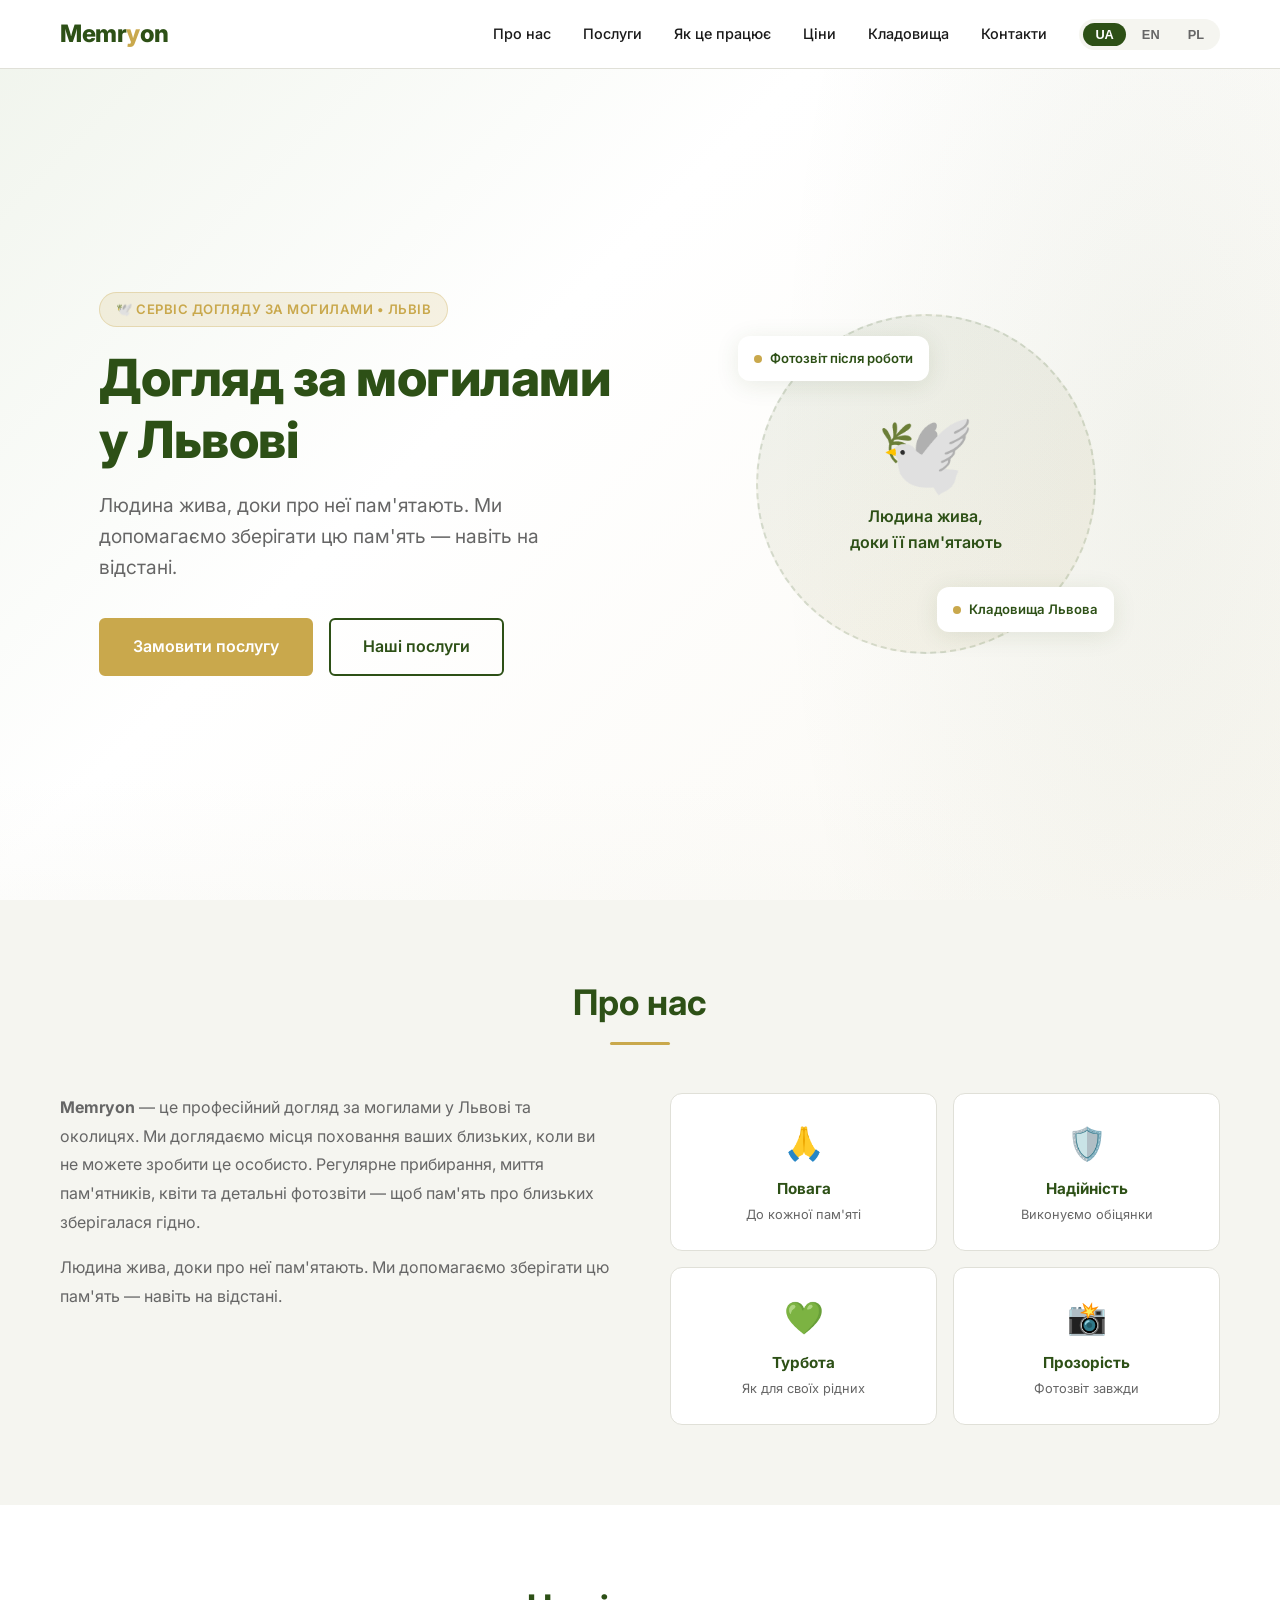
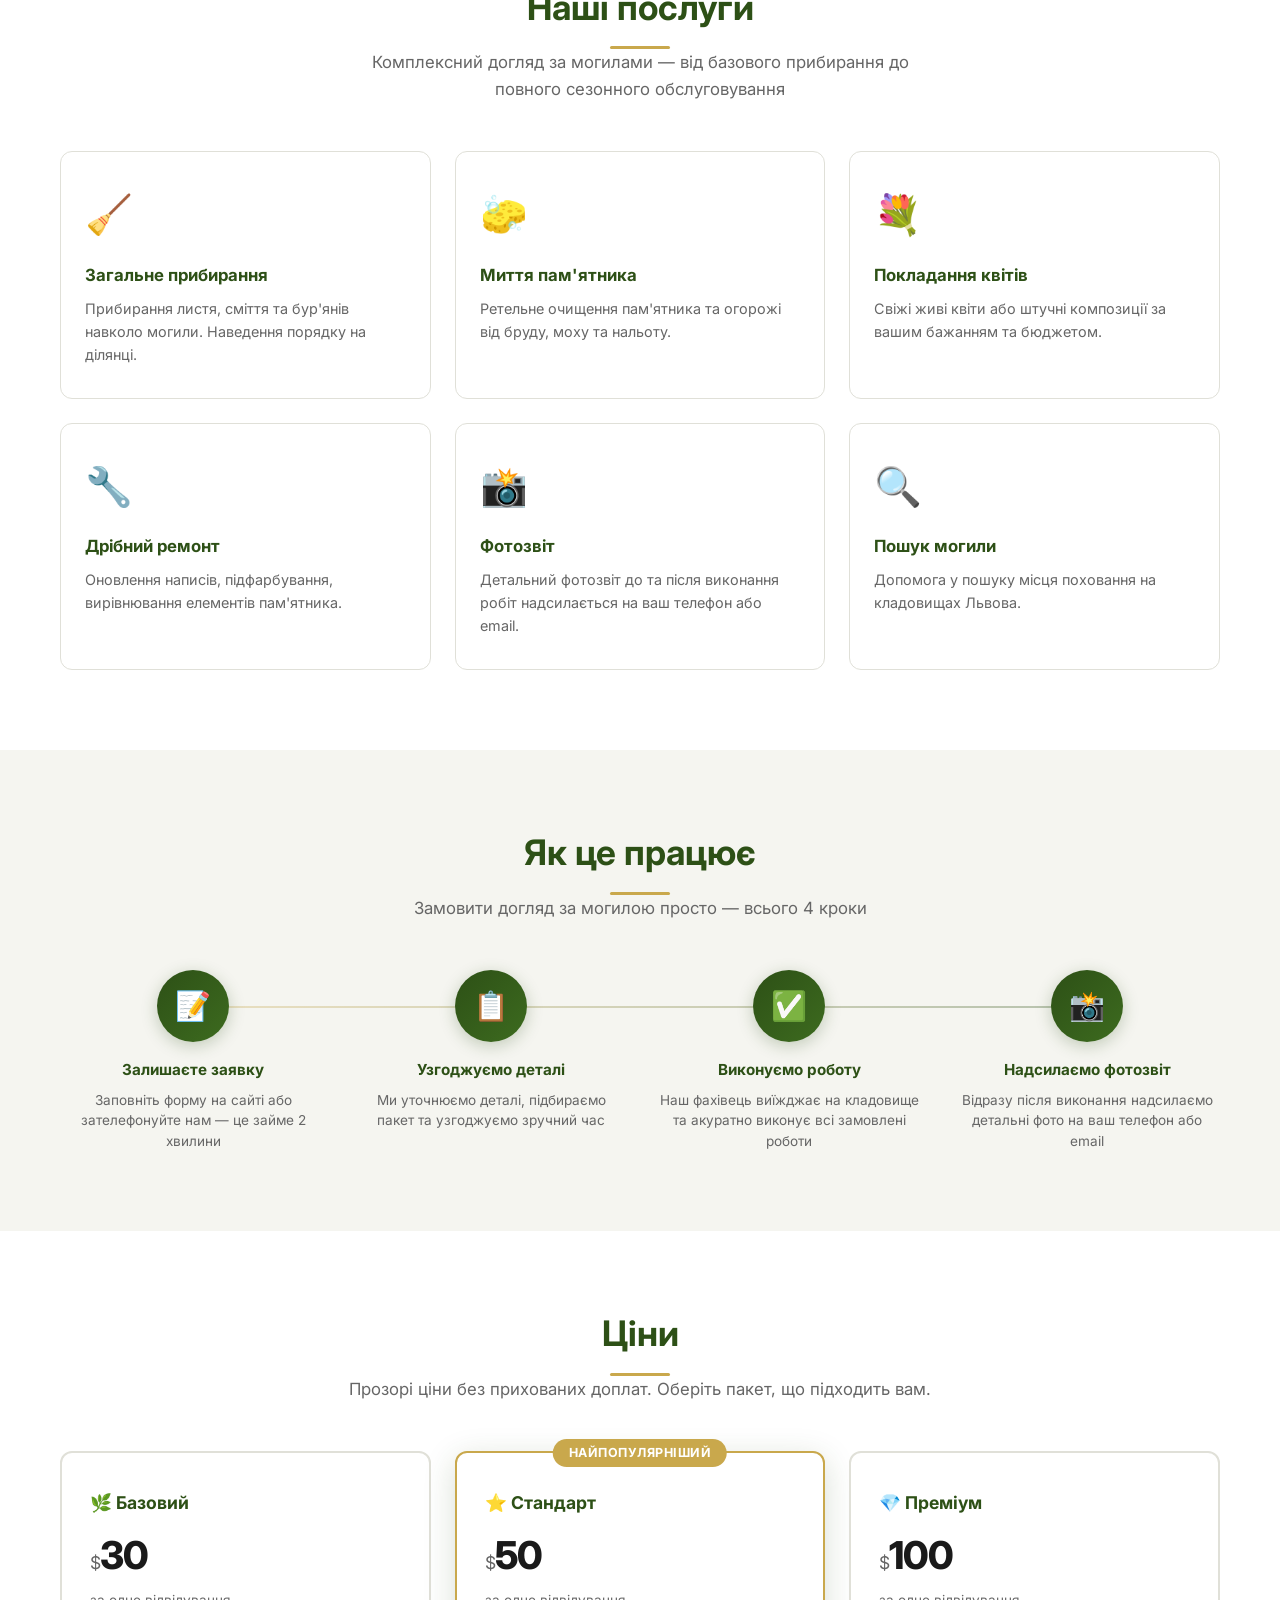
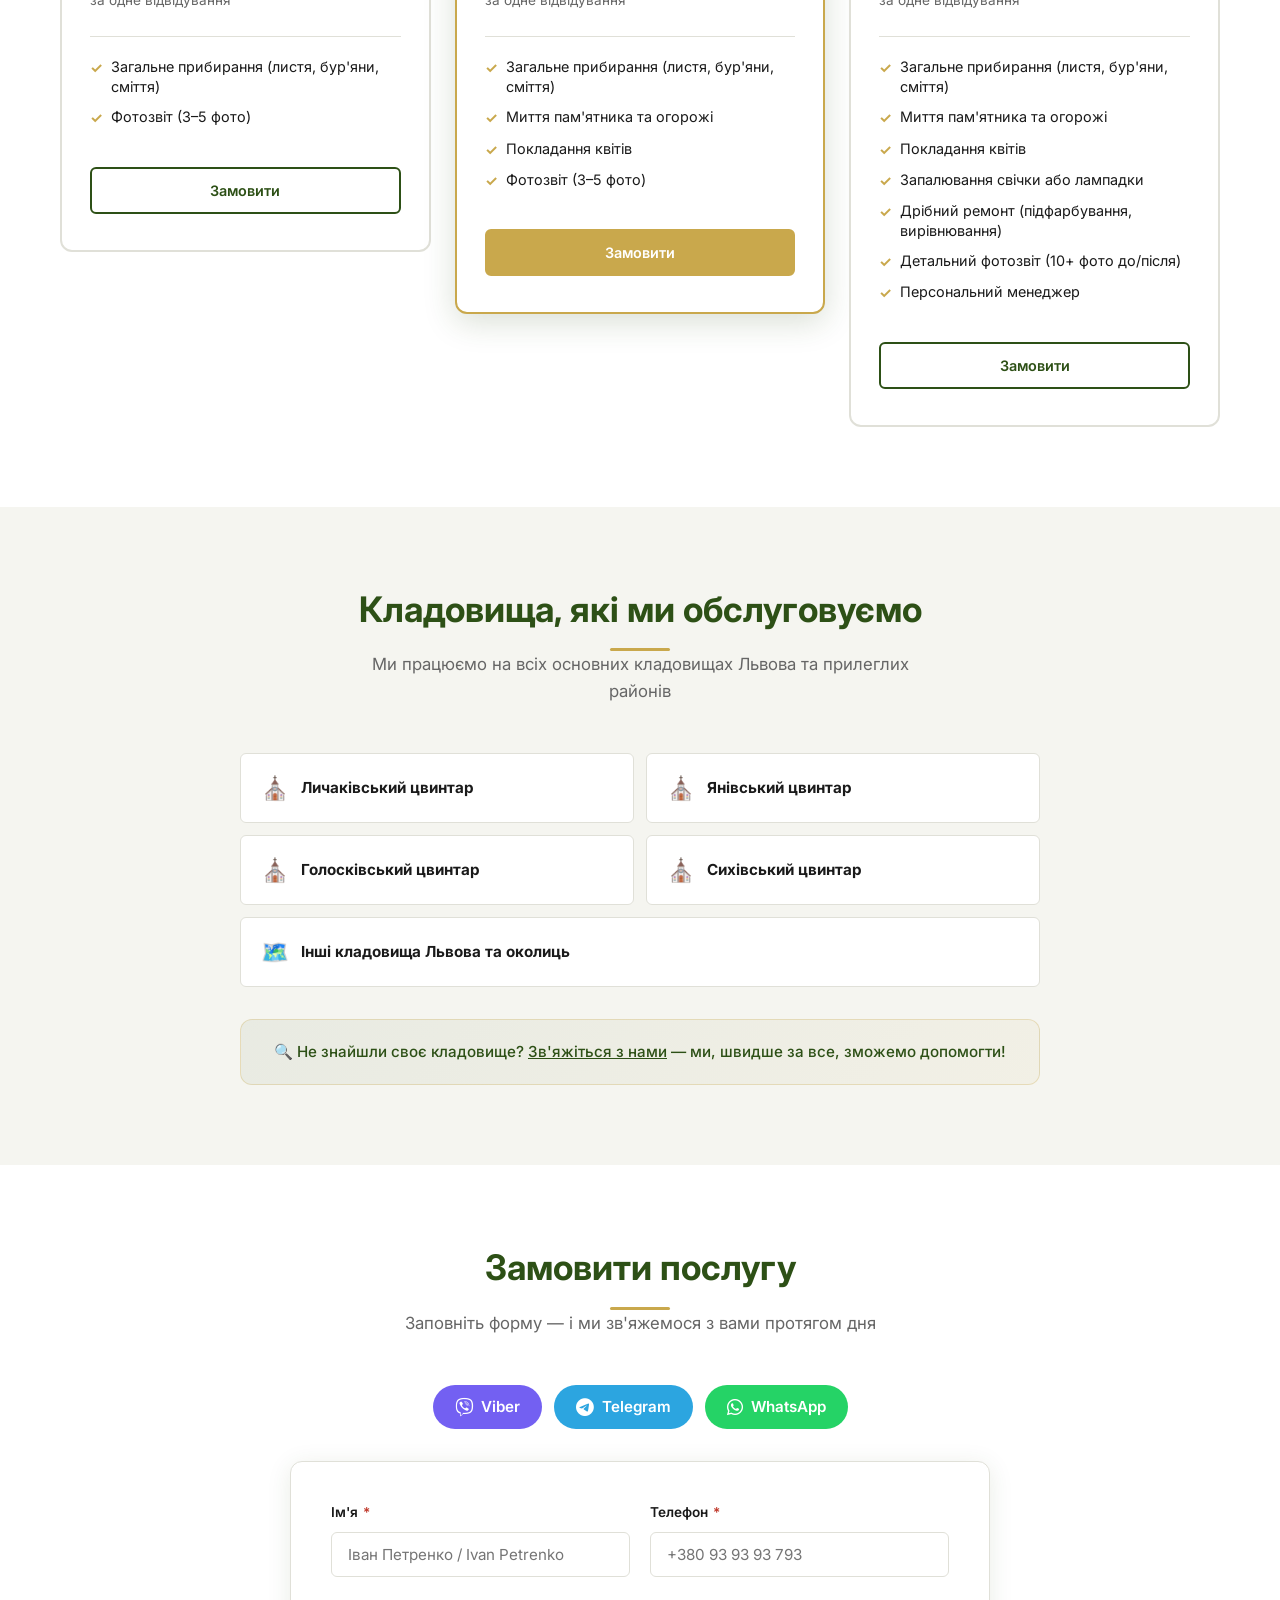
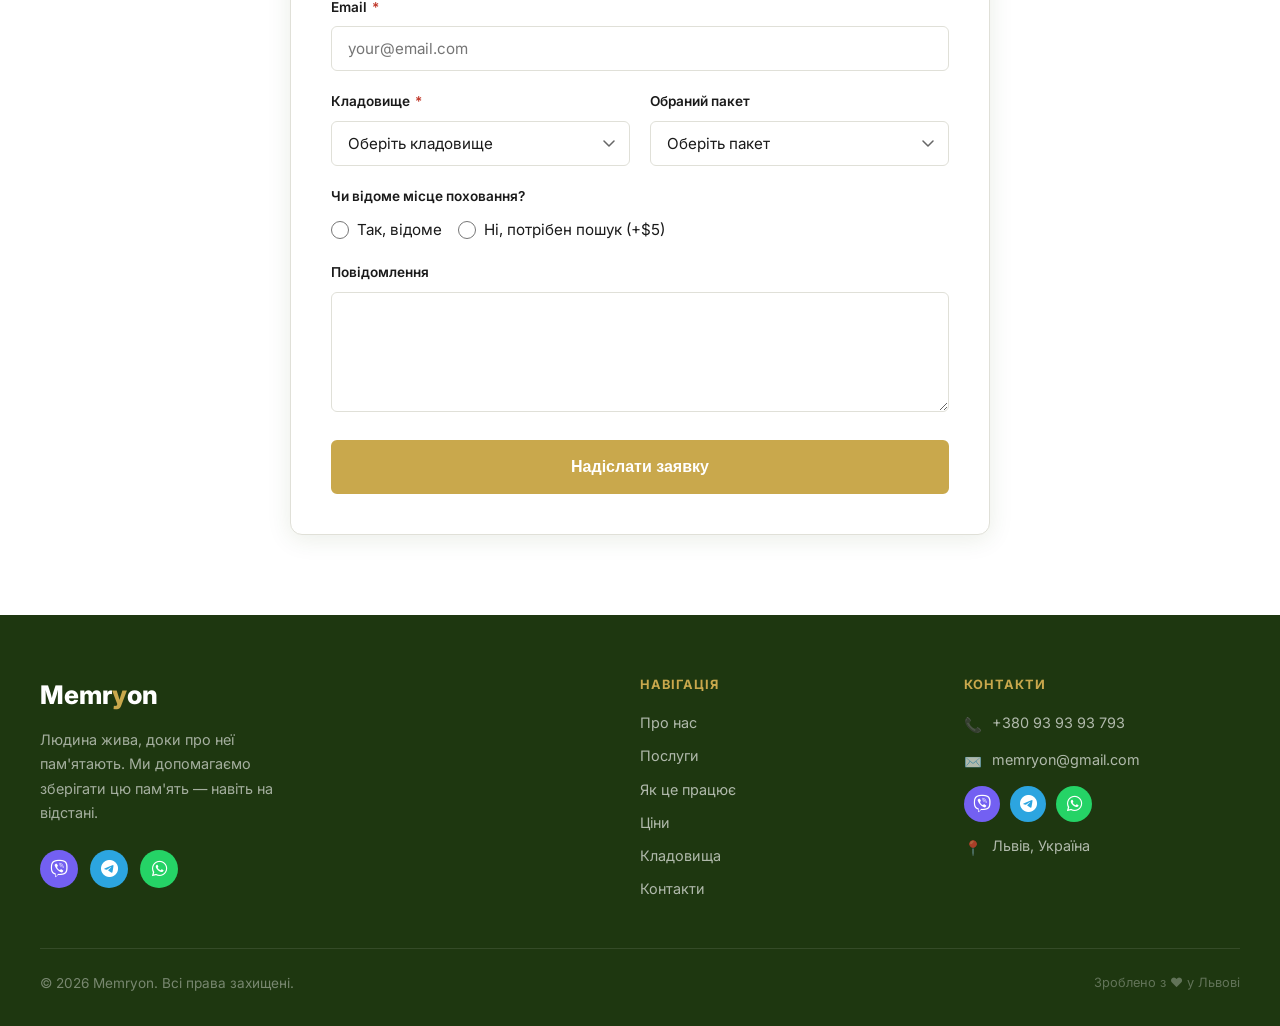
<file: index.html>
<!DOCTYPE html>
<html lang="uk">
<head>
  <meta charset="UTF-8" />
  <meta name="viewport" content="width=device-width, initial-scale=1.0" />

  <!-- Google tag (gtag.js) -->
  <script async src="https://www.googletagmanager.com/gtag/js?id=AW-18053525647"></script>
  <script>
    window.dataLayer = window.dataLayer || [];
    function gtag(){dataLayer.push(arguments);}
    gtag('js', new Date());

    gtag('config', 'AW-18053525647');
  </script>

  <!-- =====================================================
       SEO Meta Tags
  ====================================================== -->
  <title>Memryon — Догляд за могилами у Львові | Grave Care in Lviv | Opieka nad grobami we Lwowie</title>
  <meta name="description"
    content="Memryon — професійний догляд за могилами у Львові. Прибирання, миття пам'ятника, покладання квітів, фотозвіт. Professional grave care service in Lviv, Ukraine. Profesjonalna opieka nad grobami we Lwowie." />
  <meta name="keywords"
    content="догляд за могилами, прибирання могил, Львів, grave care, cemetery cleaning, Lviv, opieka nad grobami, Lwów, Memryon" />
  <meta name="author" content="Memryon" />
  <link rel="canonical" href="https://notariatlviv.github.io/memryon/" />

  <!-- Open Graph -->
  <meta property="og:type" content="website" />
  <meta property="og:url" content="https://notariatlviv.github.io/memryon/" />
  <meta property="og:title" content="Memryon — Догляд за могилами у Львові" />
  <meta property="og:description"
    content="Професійний догляд за могилами у Львові. Прибирання, фотозвіт, миття пам'ятника." />
  <!-- TODO: replace og:image with your actual preview image -->
  <meta property="og:image" content="https://notariatlviv.github.io/memryon/og-image.png" />
  <meta property="og:locale" content="uk_UA" />
  <meta property="og:locale:alternate" content="en_US" />
  <meta property="og:locale:alternate" content="pl_PL" />

  <!-- Twitter Card -->
  <meta name="twitter:card" content="summary_large_image" />
  <meta name="twitter:title" content="Memryon — Догляд за могилами у Львові" />
  <meta name="twitter:description"
    content="Професійний догляд за могилами у Львові. Прибирання, фотозвіт, миття пам'ятника." />

  <!-- Favicon placeholder — replace with actual favicon files -->
  <link rel="icon" href="data:image/svg+xml,<svg xmlns='http://www.w3.org/2000/svg' viewBox='0 0 100 100'><text y='.9em' font-size='90'>🕊️</text></svg>" />

  <!-- Google Fonts: Inter -->
  <link rel="preconnect" href="https://fonts.googleapis.com" />
  <link rel="preconnect" href="https://fonts.gstatic.com" crossorigin />
  <link
    href="https://fonts.googleapis.com/css2?family=Inter:wght@400;500;600;700;800&display=swap"
    rel="stylesheet"
  />

  <!-- Font Awesome for messenger icons -->
  <link rel="stylesheet" href="https://cdnjs.cloudflare.com/ajax/libs/font-awesome/6.5.0/css/all.min.css"
    integrity="sha512-Avb2QiuDEEvB4bZJYdft2mNjVShBftLdPG8FJ0V7irTLQ8Uo0qcPxh4Plq7G5tGm0rU+1SPhVotteLpBERwTkw=="
    crossorigin="anonymous" referrerpolicy="no-referrer" />

  <!-- Stylesheet -->
  <link rel="stylesheet" href="css/style.css" />
</head>

<body>

  <!-- =====================================================
       HEADER / NAVIGATION
  ====================================================== -->
  <header class="header" role="banner">
    <div class="header__inner">

      <!-- Logo -->
      <a href="#hero" class="header__logo" aria-label="Memryon — на головну">
        Memr<span>y</span>on
      </a>

      <!-- Desktop Navigation -->
      <nav class="header__nav" aria-label="Головна навігація">
        <a href="#about" class="nav__link" data-lang="ua">Про нас</a>
        <a href="#about" class="nav__link" data-lang="en">About</a>
        <a href="#about" class="nav__link" data-lang="pl">O nas</a>

        <a href="#services" class="nav__link" data-lang="ua">Послуги</a>
        <a href="#services" class="nav__link" data-lang="en">Services</a>
        <a href="#services" class="nav__link" data-lang="pl">Usługi</a>

        <a href="#how-it-works" class="nav__link" data-lang="ua">Як це працює</a>
        <a href="#how-it-works" class="nav__link" data-lang="en">How It Works</a>
        <a href="#how-it-works" class="nav__link" data-lang="pl">Jak to działa</a>

        <a href="#pricing" class="nav__link" data-lang="ua">Ціни</a>
        <a href="#pricing" class="nav__link" data-lang="en">Pricing</a>
        <a href="#pricing" class="nav__link" data-lang="pl">Cennik</a>

        <a href="#coverage" class="nav__link" data-lang="ua">Кладовища</a>
        <a href="#coverage" class="nav__link" data-lang="en">Cemeteries</a>
        <a href="#coverage" class="nav__link" data-lang="pl">Cmentarze</a>

        <a href="#contact" class="nav__link" data-lang="ua">Контакти</a>
        <a href="#contact" class="nav__link" data-lang="en">Contact</a>
        <a href="#contact" class="nav__link" data-lang="pl">Kontakt</a>

        <!-- Language switcher -->
        <div class="lang-switcher" role="group" aria-label="Language / Мова / Język">
          <button class="lang-btn" data-lang-btn="ua" aria-label="Українська мова">UA</button>
          <button class="lang-btn" data-lang-btn="en" aria-label="English language">EN</button>
          <button class="lang-btn" data-lang-btn="pl" aria-label="Język polski">PL</button>
        </div>
      </nav>

      <!-- Hamburger (mobile) -->
      <button class="hamburger" aria-label="Відкрити меню" aria-expanded="false" aria-controls="mobile-nav">
        <span></span>
        <span></span>
        <span></span>
      </button>

    </div>
  </header>

  <!-- Mobile Navigation Menu -->
  <nav id="mobile-nav" class="mobile-nav" aria-label="Мобільна навігація">
    <a href="#about" class="nav__link" data-lang="ua">Про нас</a>
    <a href="#about" class="nav__link" data-lang="en">About</a>
    <a href="#about" class="nav__link" data-lang="pl">O nas</a>

    <a href="#services" class="nav__link" data-lang="ua">Послуги</a>
    <a href="#services" class="nav__link" data-lang="en">Services</a>
    <a href="#services" class="nav__link" data-lang="pl">Usługi</a>

    <a href="#how-it-works" class="nav__link" data-lang="ua">Як це працює</a>
    <a href="#how-it-works" class="nav__link" data-lang="en">How It Works</a>
    <a href="#how-it-works" class="nav__link" data-lang="pl">Jak to działa</a>

    <a href="#pricing" class="nav__link" data-lang="ua">Ціни</a>
    <a href="#pricing" class="nav__link" data-lang="en">Pricing</a>
    <a href="#pricing" class="nav__link" data-lang="pl">Cennik</a>

    <a href="#coverage" class="nav__link" data-lang="ua">Кладовища</a>
    <a href="#coverage" class="nav__link" data-lang="en">Cemeteries</a>
    <a href="#coverage" class="nav__link" data-lang="pl">Cmentarze</a>

    <a href="#contact" class="nav__link" data-lang="ua">Контакти</a>
    <a href="#contact" class="nav__link" data-lang="en">Contact</a>
    <a href="#contact" class="nav__link" data-lang="pl">Kontakt</a>

    <div class="lang-switcher" role="group" aria-label="Language / Мова / Język">
      <button class="lang-btn" data-lang-btn="ua">UA</button>
      <button class="lang-btn" data-lang-btn="en">EN</button>
      <button class="lang-btn" data-lang-btn="pl">PL</button>
    </div>
  </nav>

  <main>

    <!-- =====================================================
         1. HERO SECTION
    ====================================================== -->
    <section id="hero" class="hero" aria-labelledby="hero-title">
      <div class="hero__inner">

        <!-- Content -->
        <div class="hero__content">
          <div class="hero__badge reveal" data-lang="ua">🕊️ Сервіс догляду за могилами • Львів</div>
          <div class="hero__badge reveal" data-lang="en">🕊️ Grave Care Service • Lviv, Ukraine</div>
          <div class="hero__badge reveal" data-lang="pl">🕊️ Opieka nad grobami • Lwów, Ukraina</div>

          <h1 id="hero-title" class="hero__title reveal delay-1" data-lang="ua">
            Догляд за могилами<br />у Львові
          </h1>
          <h1 class="hero__title reveal delay-1" data-lang="en">
            Grave Care<br />in Lviv
          </h1>
          <h1 class="hero__title reveal delay-1" data-lang="pl">
            Opieka nad grobami<br />we Lwowie
          </h1>

          <p class="hero__subtitle reveal delay-2" data-lang="ua">
            Людина жива, доки про неї пам'ятають. Ми допомагаємо зберігати цю пам'ять — навіть на відстані.
          </p>
          <p class="hero__subtitle reveal delay-2" data-lang="en">
            A person lives on as long as they are remembered. We help preserve that memory — even from a distance.
          </p>
          <p class="hero__subtitle reveal delay-2" data-lang="pl">
            Człowiek żyje, dopóki jest pamiętany. Pomagamy zachować tę pamięć — nawet na odległość.
          </p>

          <div class="hero__cta reveal delay-3">
            <a href="#contact" class="btn btn--primary" data-lang="ua">Замовити послугу</a>
            <a href="#contact" class="btn btn--primary" data-lang="en">Order a Service</a>
            <a href="#contact" class="btn btn--primary" data-lang="pl">Zamów usługę</a>
            <a href="#services" class="btn btn--outline" data-lang="ua">Наші послуги</a>
            <a href="#services" class="btn btn--outline" data-lang="en">Our Services</a>
            <a href="#services" class="btn btn--outline" data-lang="pl">Nasze usługi</a>
          </div>
        </div>

        <!-- Visual -->
        <div class="hero__visual reveal-right delay-2">
          <div class="hero__icon-block" aria-hidden="true">
            <span class="big-icon">🕊️</span>
            <span class="tagline" data-lang="ua">Людина жива,<br />доки її пам'ятають</span>
            <span class="tagline" data-lang="en">A person lives on<br />as long as remembered</span>
            <span class="tagline" data-lang="pl">Człowiek żyje,<br />dopóki jest pamiętany</span>

            <div class="hero__float-badge hero__float-badge--tl">
              <span class="dot"></span>
              <span data-lang="ua">Фотозвіт після роботи</span>
              <span data-lang="en">Photo report after work</span>
              <span data-lang="pl">Raport fotograficzny po pracy</span>
            </div>
            <div class="hero__float-badge hero__float-badge--br">
              <span class="dot"></span>
              <span data-lang="ua">Кладовища Львова</span>
              <span data-lang="en">Lviv Cemeteries</span>
              <span data-lang="pl">Cmentarze Lwowa</span>
            </div>
          </div>
        </div>

      </div>
    </section>


    <!-- =====================================================
         2. ABOUT SECTION
    ====================================================== -->
    <section id="about" class="section section--alt" aria-labelledby="about-title">
      <div class="container">

        <h2 id="about-title" class="section-title reveal" data-lang="ua">Про нас</h2>
        <h2 class="section-title reveal" data-lang="en">About Us</h2>
        <h2 class="section-title reveal" data-lang="pl">O nas</h2>
        <span class="gold-line reveal"></span>

        <div class="about__grid" style="margin-top:48px;">

          <div class="about__text reveal-left">
            <div data-lang="ua">
              <p>
                <strong>Memryon</strong> — це професійний догляд за могилами у Львові та околицях. Ми доглядаємо місця поховання ваших близьких, коли ви не можете зробити це особисто. Регулярне прибирання, миття пам'ятників, квіти та детальні фотозвіти — щоб пам'ять про близьких зберігалася гідно.
              </p>
              <p>
                Людина жива, доки про неї пам'ятають. Ми допомагаємо зберігати цю пам'ять — навіть на відстані.
              </p>
            </div>
            <div data-lang="en">
              <p>
                <strong>Memryon</strong> is a professional grave care service in Lviv and the surrounding area. We care for the burial sites of your loved ones when you cannot do so in person. Regular cleaning, monument washing, flowers, and detailed photo reports — so that the memory of your loved ones is preserved with dignity.
              </p>
              <p>
                A person lives on as long as they are remembered. We help preserve that memory — even from a distance.
              </p>
            </div>
            <div data-lang="pl">
              <p>
                <strong>Memryon</strong> — to profesjonalna opieka nad grobami we Lwowie i okolicach. Dbamy o miejsca pochówku Twoich bliskich, gdy nie możesz tego zrobić osobiście. Regularne sprzątanie, mycie pomników, kwiaty i szczegółowe raporty fotograficzne — wszystko, aby pamięć o bliskich była godnie zachowana.
              </p>
              <p>
                Człowiek żyje, dopóki jest pamiętany. Pomagamy zachować tę pamięć — nawet na odległość.
              </p>
            </div>
          </div>

          <!-- Values grid -->
          <div class="about__values">
            <div class="value-card reveal delay-1">
              <span class="value-card__icon" aria-hidden="true">🙏</span>
              <div class="value-card__title" data-lang="ua">Повага</div>
              <div class="value-card__title" data-lang="en">Respect</div>
              <div class="value-card__title" data-lang="pl">Szacunek</div>
              <div class="value-card__sub" data-lang="ua">До кожної пам'яті</div>
              <div class="value-card__sub" data-lang="en">To every memory</div>
              <div class="value-card__sub" data-lang="pl">Dla każdej pamięci</div>
            </div>

            <div class="value-card reveal delay-2">
              <span class="value-card__icon" aria-hidden="true">🛡️</span>
              <div class="value-card__title" data-lang="ua">Надійність</div>
              <div class="value-card__title" data-lang="en">Reliability</div>
              <div class="value-card__title" data-lang="pl">Niezawodność</div>
              <div class="value-card__sub" data-lang="ua">Виконуємо обіцянки</div>
              <div class="value-card__sub" data-lang="en">We keep our promises</div>
              <div class="value-card__sub" data-lang="pl">Dotrzymujemy obietnic</div>
            </div>

            <div class="value-card reveal delay-3">
              <span class="value-card__icon" aria-hidden="true">💚</span>
              <div class="value-card__title" data-lang="ua">Турбота</div>
              <div class="value-card__title" data-lang="en">Care</div>
              <div class="value-card__title" data-lang="pl">Troska</div>
              <div class="value-card__sub" data-lang="ua">Як для своїх рідних</div>
              <div class="value-card__sub" data-lang="en">As for our own family</div>
              <div class="value-card__sub" data-lang="pl">Jak dla własnej rodziny</div>
            </div>

            <div class="value-card reveal delay-4">
              <span class="value-card__icon" aria-hidden="true">📸</span>
              <div class="value-card__title" data-lang="ua">Прозорість</div>
              <div class="value-card__title" data-lang="en">Transparency</div>
              <div class="value-card__title" data-lang="pl">Przejrzystość</div>
              <div class="value-card__sub" data-lang="ua">Фотозвіт завжди</div>
              <div class="value-card__sub" data-lang="en">Always a photo report</div>
              <div class="value-card__sub" data-lang="pl">Zawsze raport fotograficzny</div>
            </div>
          </div>

        </div>
      </div>
    </section>


    <!-- =====================================================
         3. SERVICES SECTION
    ====================================================== -->
    <section id="services" class="section" aria-labelledby="services-title">
      <div class="container">

        <h2 id="services-title" class="section-title reveal" data-lang="ua">Наші послуги</h2>
        <h2 class="section-title reveal" data-lang="en">Our Services</h2>
        <h2 class="section-title reveal" data-lang="pl">Nasze usługi</h2>
        <span class="gold-line reveal"></span>

        <p class="section-subtitle reveal" data-lang="ua">
          Комплексний догляд за могилами — від базового прибирання до повного сезонного обслуговування
        </p>
        <p class="section-subtitle reveal" data-lang="en">
          Comprehensive grave care — from basic cleaning to full seasonal maintenance
        </p>
        <p class="section-subtitle reveal" data-lang="pl">
          Kompleksowa opieka nad grobami — od podstawowego sprzątania do pełnej obsługi sezonowej
        </p>

        <div class="services__grid">

          <!-- Service 1 -->
          <article class="service-card reveal delay-1">
            <span class="service-card__icon" aria-hidden="true">🧹</span>
            <h3 class="service-card__title" data-lang="ua">Загальне прибирання</h3>
            <h3 class="service-card__title" data-lang="en">General Cleaning</h3>
            <h3 class="service-card__title" data-lang="pl">Sprzątanie grobu</h3>
            <p class="service-card__desc" data-lang="ua">
              Прибирання листя, сміття та бур'янів навколо могили. Наведення порядку на ділянці.
            </p>
            <p class="service-card__desc" data-lang="en">
              Cleaning leaves, debris, and weeds around the grave. Tidying the entire plot.
            </p>
            <p class="service-card__desc" data-lang="pl">
              Usuwanie liści, chwastów, śmieci i zanieczyszczeń z grobu i okolicy.
            </p>
          </article>

          <!-- Service 2 -->
          <article class="service-card reveal delay-2">
            <span class="service-card__icon" aria-hidden="true">🧽</span>
            <h3 class="service-card__title" data-lang="ua">Миття пам'ятника</h3>
            <h3 class="service-card__title" data-lang="en">Monument Washing</h3>
            <h3 class="service-card__title" data-lang="pl">Mycie pomnika</h3>
            <p class="service-card__desc" data-lang="ua">
              Ретельне очищення пам'ятника та огорожі від бруду, моху та нальоту.
            </p>
            <p class="service-card__desc" data-lang="en">
              Thorough cleaning of the monument and fence from dirt, moss, and deposits.
            </p>
            <p class="service-card__desc" data-lang="pl">
              Profesjonalne czyszczenie pomnika, ogrodzenia i płyty nagrobnej.
            </p>
          </article>

          <!-- Service 3 -->
          <article class="service-card reveal delay-3">
            <span class="service-card__icon" aria-hidden="true">💐</span>
            <h3 class="service-card__title" data-lang="ua">Покладання квітів</h3>
            <h3 class="service-card__title" data-lang="en">Flower Placement</h3>
            <h3 class="service-card__title" data-lang="pl">Kwiaty i znicze</h3>
            <p class="service-card__desc" data-lang="ua">
              Свіжі живі квіти або штучні композиції за вашим бажанням та бюджетом.
            </p>
            <p class="service-card__desc" data-lang="en">
              Fresh or artificial flowers and floral arrangements per your wishes and budget.
            </p>
            <p class="service-card__desc" data-lang="pl">
              Składanie kwiatów, wieńców oraz zapalanie zniczy i lampek.
            </p>
          </article>

          <!-- Service 4 -->
          <article class="service-card reveal delay-4">
            <span class="service-card__icon" aria-hidden="true">🔧</span>
            <h3 class="service-card__title" data-lang="ua">Дрібний ремонт</h3>
            <h3 class="service-card__title" data-lang="en">Minor Repairs</h3>
            <h3 class="service-card__title" data-lang="pl">Drobne naprawy</h3>
            <p class="service-card__desc" data-lang="ua">
              Оновлення написів, підфарбування, вирівнювання елементів пам'ятника.
            </p>
            <p class="service-card__desc" data-lang="en">
              Renewing inscriptions, touch-up painting, leveling monument elements.
            </p>
            <p class="service-card__desc" data-lang="pl">
              Odnawianie napisów, malowanie, wyrównywanie elementów.
            </p>
          </article>

          <!-- Service 5 -->
          <article class="service-card reveal delay-5">
            <span class="service-card__icon" aria-hidden="true">📸</span>
            <h3 class="service-card__title" data-lang="ua">Фотозвіт</h3>
            <h3 class="service-card__title" data-lang="en">Photo Report</h3>
            <h3 class="service-card__title" data-lang="pl">Raport fotograficzny</h3>
            <p class="service-card__desc" data-lang="ua">
              Детальний фотозвіт до та після виконання робіт надсилається на ваш телефон або email.
            </p>
            <p class="service-card__desc" data-lang="en">
              A detailed before-and-after photo report is sent directly to your phone or email.
            </p>
            <p class="service-card__desc" data-lang="pl">
              Szczegółowe zdjęcia przed i po wykonaniu prac.
            </p>
          </article>

          <!-- Service 6 -->
          <article class="service-card reveal delay-6">
            <span class="service-card__icon" aria-hidden="true">🔍</span>
            <h3 class="service-card__title" data-lang="ua">Пошук могили</h3>
            <h3 class="service-card__title" data-lang="en">Grave Search</h3>
            <h3 class="service-card__title" data-lang="pl">Szukanie grobu</h3>
            <p class="service-card__desc" data-lang="ua">
              Допомога у пошуку місця поховання на кладовищах Львова.
            </p>
            <p class="service-card__desc" data-lang="en">
              Assistance in finding the burial site at Lviv cemeteries.
            </p>
            <p class="service-card__desc" data-lang="pl">
              Pomoc w odnalezieniu miejsca pochówku na cmentarzach Lwowa.
            </p>
          </article>

        </div>
      </div>
    </section>


    <!-- =====================================================
         4. HOW IT WORKS
    ====================================================== -->
    <section id="how-it-works" class="section section--alt" aria-labelledby="how-title">
      <div class="container">

        <h2 id="how-title" class="section-title reveal" data-lang="ua">Як це працює</h2>
        <h2 class="section-title reveal" data-lang="en">How It Works</h2>
        <h2 class="section-title reveal" data-lang="pl">Jak to działa</h2>
        <span class="gold-line reveal"></span>

        <p class="section-subtitle reveal" data-lang="ua">
          Замовити догляд за могилою просто — всього 4 кроки
        </p>
        <p class="section-subtitle reveal" data-lang="en">
          Ordering grave care is simple — just 4 steps
        </p>
        <p class="section-subtitle reveal" data-lang="pl">
          Zamówienie opieki nad grobem jest proste — tylko 4 kroki
        </p>

        <div class="steps">

          <div class="step reveal delay-1">
            <div class="step__num" aria-hidden="true">📝</div>
            <h3 class="step__title" data-lang="ua">Залишаєте заявку</h3>
            <h3 class="step__title" data-lang="en">Submit a Request</h3>
            <h3 class="step__title" data-lang="pl">Zostawiasz zgłoszenie</h3>
            <p class="step__desc" data-lang="ua">Заповніть форму на сайті або зателефонуйте нам — це займе 2 хвилини</p>
            <p class="step__desc" data-lang="en">Fill out the form on the site or call us — it takes just 2 minutes</p>
            <p class="step__desc" data-lang="pl">Wypełnij formularz lub napisz do nas</p>
          </div>

          <div class="step reveal delay-2">
            <div class="step__num" aria-hidden="true">📋</div>
            <h3 class="step__title" data-lang="ua">Узгоджуємо деталі</h3>
            <h3 class="step__title" data-lang="en">Scope Assessment</h3>
            <h3 class="step__title" data-lang="pl">Uzgadniamy szczegóły</h3>
            <p class="step__desc" data-lang="ua">Ми уточнюємо деталі, підбираємо пакет та узгоджуємо зручний час</p>
            <p class="step__desc" data-lang="en">We clarify details, select a package, and agree on a convenient time</p>
            <p class="step__desc" data-lang="pl">Kontaktujemy się, aby omówić zakres prac</p>
          </div>

          <div class="step reveal delay-3">
            <div class="step__num" aria-hidden="true">✅</div>
            <h3 class="step__title" data-lang="ua">Виконуємо роботу</h3>
            <h3 class="step__title" data-lang="en">We Complete the Work</h3>
            <h3 class="step__title" data-lang="pl">Wykonujemy prace</h3>
            <p class="step__desc" data-lang="ua">Наш фахівець виїжджає на кладовище та акуратно виконує всі замовлені роботи</p>
            <p class="step__desc" data-lang="en">Our specialist visits the cemetery and carefully performs all ordered services</p>
            <p class="step__desc" data-lang="pl">Nasz zespół odwiedza cmentarz i wykonuje usługi</p>
          </div>

          <div class="step reveal delay-4">
            <div class="step__num" aria-hidden="true">📸</div>
            <h3 class="step__title" data-lang="ua">Надсилаємо фотозвіт</h3>
            <h3 class="step__title" data-lang="en">We Send the Photo Report</h3>
            <h3 class="step__title" data-lang="pl">Wysyłamy raport</h3>
            <p class="step__desc" data-lang="ua">Відразу після виконання надсилаємо детальні фото на ваш телефон або email</p>
            <p class="step__desc" data-lang="en">Immediately after completion, we send detailed photos to your phone or email</p>
            <p class="step__desc" data-lang="pl">Otrzymujesz raport fotograficzny z wykonanej pracy</p>
          </div>

        </div>
      </div>
    </section>


    <!-- =====================================================
         5. PRICING SECTION
    ====================================================== -->
    <section id="pricing" class="section" aria-labelledby="pricing-title">
      <div class="container">

        <h2 id="pricing-title" class="section-title reveal" data-lang="ua">Ціни</h2>
        <h2 class="section-title reveal" data-lang="en">Pricing</h2>
        <h2 class="section-title reveal" data-lang="pl">Cennik</h2>
        <span class="gold-line reveal"></span>

        <p class="section-subtitle reveal" data-lang="ua">
          Прозорі ціни без прихованих доплат. Оберіть пакет, що підходить вам.
        </p>
        <p class="section-subtitle reveal" data-lang="en">
          Transparent pricing with no hidden fees. Choose the package that fits your needs.
        </p>
        <p class="section-subtitle reveal" data-lang="pl">
          Przejrzyste ceny bez ukrytych opłat. Wybierz pakiet odpowiedni dla siebie.
        </p>

        <div class="pricing__grid">

          <!-- Basic -->
          <div class="price-card reveal delay-1">
            <div class="price-card__name" data-lang="ua"><span aria-hidden="true">🌿</span> Базовий</div>
            <div class="price-card__name" data-lang="en"><span aria-hidden="true">🌿</span> Basic</div>
            <div class="price-card__name" data-lang="pl"><span aria-hidden="true">🌿</span> Podstawowy</div>
            <div class="price-card__price"><span class="price-card__currency">$</span>30</div>
            <div class="price-card__period" data-lang="ua">за одне відвідування</div>
            <div class="price-card__period" data-lang="en">per visit</div>
            <div class="price-card__period" data-lang="pl">za wizytę</div>
            <div class="price-card__divider"></div>
            <ul class="price-card__features">
              <li data-lang="ua">Загальне прибирання (листя, бур'яни, сміття)</li>
              <li data-lang="en">General cleaning (leaves, weeds, debris)</li>
              <li data-lang="pl">Ogólne sprzątanie (liście, chwasty, śmieci)</li>
              <li data-lang="ua">Фотозвіт (3–5 фото)</li>
              <li data-lang="en">Photo report (3–5 photos)</li>
              <li data-lang="pl">Raport fotograficzny (3–5 zdjęć)</li>
            </ul>
            <a href="#contact" class="btn btn--outline btn--sm" data-lang="ua">Замовити</a>
            <a href="#contact" class="btn btn--outline btn--sm" data-lang="en">Order Now</a>
            <a href="#contact" class="btn btn--outline btn--sm" data-lang="pl">Zamów</a>
          </div>

          <!-- Standard (popular) -->
          <div class="price-card price-card--popular reveal delay-2">
            <span class="popular-badge" data-lang="ua">Найпопулярніший</span>
            <span class="popular-badge" data-lang="en">Most Popular</span>
            <span class="popular-badge" data-lang="pl">Najpopularniejszy</span>
            <div class="price-card__name" data-lang="ua"><span aria-hidden="true">⭐</span> Стандарт</div>
            <div class="price-card__name" data-lang="en"><span aria-hidden="true">⭐</span> Standard</div>
            <div class="price-card__name" data-lang="pl"><span aria-hidden="true">⭐</span> Standardowy</div>
            <div class="price-card__price"><span class="price-card__currency">$</span>50</div>
            <div class="price-card__period" data-lang="ua">за одне відвідування</div>
            <div class="price-card__period" data-lang="en">per visit</div>
            <div class="price-card__period" data-lang="pl">za wizytę</div>
            <div class="price-card__divider"></div>
            <ul class="price-card__features">
              <li data-lang="ua">Загальне прибирання (листя, бур'яни, сміття)</li>
              <li data-lang="en">General cleaning (leaves, weeds, debris)</li>
              <li data-lang="pl">Ogólne sprzątanie (liście, chwasty, śmieci)</li>
              <li data-lang="ua">Миття пам'ятника та огорожі</li>
              <li data-lang="en">Monument and fence washing</li>
              <li data-lang="pl">Mycie pomnika i ogrodzenia</li>
              <li data-lang="ua">Покладання квітів</li>
              <li data-lang="en">Flower placement</li>
              <li data-lang="pl">Składanie kwiatów</li>
              <li data-lang="ua">Фотозвіт (3–5 фото)</li>
              <li data-lang="en">Photo report (3–5 photos)</li>
              <li data-lang="pl">Raport fotograficzny (3–5 zdjęć)</li>
            </ul>
            <a href="#contact" class="btn btn--primary btn--sm" data-lang="ua">Замовити</a>
            <a href="#contact" class="btn btn--primary btn--sm" data-lang="en">Order Now</a>
            <a href="#contact" class="btn btn--primary btn--sm" data-lang="pl">Zamów</a>
          </div>

          <!-- Premium -->
          <div class="price-card reveal delay-3">
            <div class="price-card__name" data-lang="ua"><span aria-hidden="true">💎</span> Преміум</div>
            <div class="price-card__name" data-lang="en"><span aria-hidden="true">💎</span> Premium</div>
            <div class="price-card__name" data-lang="pl"><span aria-hidden="true">💎</span> Premium</div>
            <div class="price-card__price"><span class="price-card__currency">$</span>100</div>
            <div class="price-card__period" data-lang="ua">за одне відвідування</div>
            <div class="price-card__period" data-lang="en">per visit</div>
            <div class="price-card__period" data-lang="pl">za wizytę</div>
            <div class="price-card__divider"></div>
            <ul class="price-card__features">
              <li data-lang="ua">Загальне прибирання (листя, бур'яни, сміття)</li>
              <li data-lang="en">General cleaning (leaves, weeds, debris)</li>
              <li data-lang="pl">Ogólne sprzątanie (liście, chwasty, śmieci)</li>
              <li data-lang="ua">Миття пам'ятника та огорожі</li>
              <li data-lang="en">Monument and fence washing</li>
              <li data-lang="pl">Mycie pomnika i ogrodzenia</li>
              <li data-lang="ua">Покладання квітів</li>
              <li data-lang="en">Flower placement</li>
              <li data-lang="pl">Składanie kwiatów</li>
              <li data-lang="ua">Запалювання свічки або лампадки</li>
              <li data-lang="en">Candle or memorial lamp lighting</li>
              <li data-lang="pl">Zapalanie znicza lub lampki</li>
              <li data-lang="ua">Дрібний ремонт (підфарбування, вирівнювання)</li>
              <li data-lang="en">Minor repairs (touch-up painting, leveling)</li>
              <li data-lang="pl">Drobne naprawy (malowanie, wyrównywanie)</li>
              <li data-lang="ua">Детальний фотозвіт (10+ фото до/після)</li>
              <li data-lang="en">Detailed photo report (10+ before/after photos)</li>
              <li data-lang="pl">Szczegółowy raport fotograficzny (10+ zdjęć przed/po)</li>
              <li data-lang="ua">Персональний менеджер</li>
              <li data-lang="en">Personal manager</li>
              <li data-lang="pl">Osobisty opiekun</li>
            </ul>
            <a href="#contact" class="btn btn--outline btn--sm" data-lang="ua">Замовити</a>
            <a href="#contact" class="btn btn--outline btn--sm" data-lang="en">Order Now</a>
            <a href="#contact" class="btn btn--outline btn--sm" data-lang="pl">Zamów</a>
          </div>

        </div>
      </div>
    </section>


    <!-- =====================================================
         6. COVERAGE AREA
    ====================================================== -->
    <section id="coverage" class="section section--alt" aria-labelledby="coverage-title">
      <div class="container">
        <div class="coverage__inner">

          <h2 id="coverage-title" class="section-title reveal" data-lang="ua">Кладовища, які ми обслуговуємо</h2>
          <h2 class="section-title reveal" data-lang="en">Cemeteries We Serve</h2>
          <h2 class="section-title reveal" data-lang="pl">Cmentarze, które obsługujemy</h2>
          <span class="gold-line reveal"></span>

          <p class="section-subtitle reveal" data-lang="ua">
            Ми працюємо на всіх основних кладовищах Львова та прилеглих районів
          </p>
          <p class="section-subtitle reveal" data-lang="en">
            We operate at all major cemeteries in Lviv and surrounding areas
          </p>
          <p class="section-subtitle reveal" data-lang="pl">
            Obsługujemy wszystkie główne cmentarze Lwowa i okolic
          </p>

          <ul class="cemetery-list" aria-label="Список кладовищ">
            <li class="cemetery-item reveal delay-1">
              <span class="icon" aria-hidden="true">⛪</span>
              <div>
                <strong data-lang="ua">Личаківський цвинтар</strong>
                <strong data-lang="en">Lychakiv Cemetery</strong>
                <strong data-lang="pl">Cmentarz Łyczakowski</strong>
              </div>
            </li>
            <li class="cemetery-item reveal delay-2">
              <span class="icon" aria-hidden="true">⛪</span>
              <div>
                <strong data-lang="ua">Янівський цвинтар</strong>
                <strong data-lang="en">Yaniv Cemetery</strong>
                <strong data-lang="pl">Cmentarz Janowski</strong>
              </div>
            </li>
            <li class="cemetery-item reveal delay-3">
              <span class="icon" aria-hidden="true">⛪</span>
              <div>
                <strong data-lang="ua">Голосківський цвинтар</strong>
                <strong data-lang="en">Holoskiv Cemetery</strong>
                <strong data-lang="pl">Cmentarz Hołosko</strong>
              </div>
            </li>
            <li class="cemetery-item reveal delay-4">
              <span class="icon" aria-hidden="true">⛪</span>
              <div>
                <strong data-lang="ua">Сихівський цвинтар</strong>
                <strong data-lang="en">Sykhiv Cemetery</strong>
                <strong data-lang="pl">Cmentarz Sychowski</strong>
              </div>
            </li>
            <li class="cemetery-item reveal delay-5" style="grid-column: 1 / -1;">
              <span class="icon" aria-hidden="true">🗺️</span>
              <div>
                <strong data-lang="ua">Інші кладовища Львова та околиць</strong>
                <strong data-lang="en">Other cemeteries in Lviv and surroundings</strong>
                <strong data-lang="pl">Inne cmentarze Lwowa i okolic</strong>
              </div>
            </li>
          </ul>

          <div class="coverage__note reveal">
            <span data-lang="ua">🔍 Не знайшли своє кладовище? <a href="#contact" style="color:inherit;text-decoration:underline;">Зв'яжіться з нами</a> — ми, швидше за все, зможемо допомогти!</span>
            <span data-lang="en">🔍 Can't find your cemetery? <a href="#contact" style="color:inherit;text-decoration:underline;">Contact us</a> — we can most likely help!</span>
            <span data-lang="pl">🔍 Nie znalazłeś swojego cmentarza? <a href="#contact" style="color:inherit;text-decoration:underline;">Skontaktuj się z nami</a> — z pewnością możemy pomóc!</span>
          </div>

        </div>
      </div>
    </section>


    <!-- =====================================================
         7. CONTACT FORM
    ====================================================== -->
    <section id="contact" class="section" aria-labelledby="contact-title">
      <div class="container">
        <div class="contact__inner">

          <h2 id="contact-title" class="section-title reveal" data-lang="ua">Замовити послугу</h2>
          <h2 class="section-title reveal" data-lang="en">Order a Service</h2>
          <h2 class="section-title reveal" data-lang="pl">Zamów usługę</h2>
          <span class="gold-line reveal"></span>

          <p class="section-subtitle reveal" data-lang="ua">
            Заповніть форму — і ми зв'яжемося з вами протягом дня
          </p>
          <p class="section-subtitle reveal" data-lang="en">
            Fill out the form — and we'll contact you within the same day
          </p>
          <p class="section-subtitle reveal" data-lang="pl">
            Wypełnij formularz — a skontaktujemy się z Tobą w ciągu dnia
          </p>

          <!-- Messenger links -->
          <div class="messenger-links reveal">
            <a href="viber://chat?number=%2B380939393793" class="messenger-btn messenger-btn--viber" aria-label="Viber">
              <i class="fab fa-viber" aria-hidden="true"></i>
              <span>Viber</span>
            </a>
            <a href="https://t.me/+380939393793" class="messenger-btn messenger-btn--telegram" aria-label="Telegram" rel="noopener noreferrer" target="_blank">
              <i class="fab fa-telegram" aria-hidden="true"></i>
              <span>Telegram</span>
            </a>
            <a href="https://wa.me/380939393793" class="messenger-btn messenger-btn--whatsapp" aria-label="WhatsApp" rel="noopener noreferrer" target="_blank">
              <i class="fab fa-whatsapp" aria-hidden="true"></i>
              <span>WhatsApp</span>
            </a>
          </div>

          <div class="contact__form reveal">

            <!-- Form body -->
            <div id="form-body">
              <!-- Form error message (hidden by default) -->
              <div id="form-error" class="form__error" role="alert" aria-live="polite" style="display:none;"></div>

              <form
                id="contact-form"
                action="https://formsubmit.co/memryon@gmail.com"
                method="POST"
                novalidate
                aria-label="Форма замовлення послуги"
              >
                <!-- FormSubmit hidden fields -->
                <input type="hidden" name="_subject" value="Нове замовлення з сайту Memryon">
                <input type="hidden" name="_captcha" value="false">
                <input type="hidden" name="_next" value="https://notariatlviv.github.io/memryon/thank-you.html">
                <input type="hidden" name="_template" value="table">

                <div class="form__grid">

                  <!-- Name -->
                  <div class="form__field">
                    <label class="form__label" for="field-name">
                      <span data-lang="ua">Ім'я <span class="required">*</span></span>
                      <span data-lang="en">Name <span class="required">*</span></span>
                      <span data-lang="pl">Imię <span class="required">*</span></span>
                    </label>
                    <input
                      class="form__input"
                      type="text"
                      id="field-name"
                      name="name"
                      required
                      autocomplete="name"
                      placeholder="Іван Петренко / Ivan Petrenko"
                    />
                  </div>

                  <!-- Phone -->
                  <div class="form__field">
                    <label class="form__label" for="field-phone">
                      <span data-lang="ua">Телефон <span class="required">*</span></span>
                      <span data-lang="en">Phone <span class="required">*</span></span>
                      <span data-lang="pl">Telefon <span class="required">*</span></span>
                    </label>
                    <input
                      class="form__input"
                      type="tel"
                      id="field-phone"
                      name="phone"
                      required
                      autocomplete="tel"
                      placeholder="+380 93 93 93 793"
                    />
                  </div>

                  <!-- Email -->
                  <div class="form__field form__field--full">
                    <label class="form__label" for="field-email">
                      <span data-lang="ua">Email <span class="required">*</span></span>
                      <span data-lang="en">Email <span class="required">*</span></span>
                      <span data-lang="pl">Email <span class="required">*</span></span>
                    </label>
                    <input
                      class="form__input"
                      type="email"
                      id="field-email"
                      name="email"
                      required
                      autocomplete="email"
                      placeholder="your@email.com"
                    />
                  </div>

                  <!-- Cemetery -->
                  <div class="form__field">
                    <label class="form__label" for="field-cemetery-ua" data-lang="ua">Кладовище <span class="required">*</span></label>
                    <label class="form__label" for="field-cemetery-en" data-lang="en">Cemetery <span class="required">*</span></label>
                    <label class="form__label" for="field-cemetery-pl" data-lang="pl">Cmentarz <span class="required">*</span></label>
                    <select class="form__select" id="field-cemetery-ua" name="cemetery" required data-lang="ua">
                      <option value="" disabled selected>Оберіть кладовище</option>
                      <option value="Личаківський цвинтар">Личаківський цвинтар</option>
                      <option value="Янівський цвинтар">Янівський цвинтар</option>
                      <option value="Голосківський цвинтар">Голосківський цвинтар</option>
                      <option value="Сихівський цвинтар">Сихівський цвинтар</option>
                      <option value="Інше кладовище">Інше кладовище</option>
                    </select>
                    <select class="form__select" id="field-cemetery-en" name="cemetery" required data-lang="en">
                      <option value="" disabled selected>Select a cemetery</option>
                      <option value="Lychakiv Cemetery">Lychakiv Cemetery</option>
                      <option value="Yaniv Cemetery">Yaniv Cemetery</option>
                      <option value="Holoskiv Cemetery">Holoskiv Cemetery</option>
                      <option value="Sykhiv Cemetery">Sykhiv Cemetery</option>
                      <option value="Other cemetery">Other cemetery</option>
                    </select>
                    <select class="form__select" id="field-cemetery-pl" name="cemetery" required data-lang="pl">
                      <option value="" disabled selected>Wybierz cmentarz</option>
                      <option value="Cmentarz Łyczakowski">Cmentarz Łyczakowski</option>
                      <option value="Cmentarz Janowski">Cmentarz Janowski</option>
                      <option value="Cmentarz Hołosko">Cmentarz Hołosko</option>
                      <option value="Cmentarz Sychowski">Cmentarz Sychowski</option>
                      <option value="Inny cmentarz">Inny cmentarz</option>
                    </select>
                  </div>

                  <!-- Package -->
                  <div class="form__field">
                    <label class="form__label" for="field-package-ua" data-lang="ua">Обраний пакет</label>
                    <label class="form__label" for="field-package-en" data-lang="en">Selected Package</label>
                    <label class="form__label" for="field-package-pl" data-lang="pl">Wybierz pakiet</label>
                    <select class="form__select" id="field-package-ua" name="package" data-lang="ua">
                      <option value="">Оберіть пакет</option>
                      <option value="Базовий — $30">Базовий — $30</option>
                      <option value="Стандарт — $50">Стандарт — $50</option>
                      <option value="Преміум — $100">Преміум — $100</option>
                    </select>
                    <select class="form__select" id="field-package-en" name="package" data-lang="en">
                      <option value="">Select a package</option>
                      <option value="Basic — $30">Basic — $30</option>
                      <option value="Standard — $50">Standard — $50</option>
                      <option value="Premium — $100">Premium — $100</option>
                    </select>
                    <select class="form__select" id="field-package-pl" name="package" data-lang="pl">
                      <option value="">Wybierz pakiet</option>
                      <option value="Podstawowy — $30">Podstawowy — $30</option>
                      <option value="Standardowy — $50">Standardowy — $50</option>
                      <option value="Premium — $100">Premium — $100</option>
                    </select>
                  </div>

                  <!-- Burial location known? -->
                  <div class="form__field form__field--full">
                    <fieldset class="form__fieldset">
                      <legend class="form__label">
                        <span data-lang="ua">Чи відоме місце поховання?</span>
                        <span data-lang="en">Is the burial location known?</span>
                        <span data-lang="pl">Czy miejsce pochówku jest znane?</span>
                      </legend>
                      <div class="form__radio-group">
                        <label class="form__radio-label">
                          <input type="radio" name="burial_known" value="yes" class="form__radio" />
                          <span data-lang="ua">Так, відоме</span>
                          <span data-lang="en">Yes, it's known</span>
                          <span data-lang="pl">Tak, jest znane</span>
                        </label>
                        <label class="form__radio-label">
                          <input type="radio" name="burial_known" value="no_search" class="form__radio" />
                          <span data-lang="ua">Ні, потрібен пошук (+$5)</span>
                          <span data-lang="en">No, search needed (+$5)</span>
                          <span data-lang="pl">Nie, potrzebne poszukiwanie (+$5)</span>
                        </label>
                      </div>
                    </fieldset>
                  </div>

                  <!-- Message -->
                  <div class="form__field form__field--full">
                    <label class="form__label" for="field-message">
                      <span data-lang="ua">Повідомлення</span>
                      <span data-lang="en">Message</span>
                      <span data-lang="pl">Wiadomość</span>
                    </label>
                    <textarea
                      class="form__textarea"
                      id="field-message"
                      name="message"
                      placeholder=""
                      rows="4"
                    ></textarea>
                  </div>

                  <!-- Submit -->
                  <div class="form__field form__field--full">
                    <button type="submit" class="btn btn--primary form__submit">
                      <span data-lang="ua">Надіслати заявку</span>
                      <span data-lang="en">Submit Request</span>
                      <span data-lang="pl">Wyślij zgłoszenie</span>
                    </button>
                  </div>

                </div>
              </form>
            </div>

          </div>
        </div>
      </div>
    </section>

  </main>


  <!-- =====================================================
       FOOTER
  ====================================================== -->
  <footer class="footer" role="contentinfo">
    <div class="footer__inner">
      <div class="footer__grid">

        <!-- Brand column -->
        <div>
          <div class="footer__logo">Memr<span>y</span>on</div>
          <p class="footer__desc" data-lang="ua">
            Людина жива, доки про неї пам'ятають. Ми допомагаємо зберігати цю пам'ять — навіть на відстані.
          </p>
          <p class="footer__desc" data-lang="en">
            A person lives on as long as they are remembered. We help preserve that memory — even from a distance.
          </p>
          <p class="footer__desc" data-lang="pl">
            Człowiek żyje, dopóki jest pamiętany. Pomagamy zachować tę pamięć — nawet na odległość.
          </p>
          <div class="footer__social" aria-label="Месенджери / Messengers">
            <a href="viber://chat?number=%2B380939393793" class="social-link" aria-label="Viber">
              <i class="fab fa-viber" aria-hidden="true"></i>
            </a>
            <a href="https://t.me/+380939393793" class="social-link" aria-label="Telegram" rel="noopener noreferrer" target="_blank">
              <i class="fab fa-telegram" aria-hidden="true"></i>
            </a>
            <a href="https://wa.me/380939393793" class="social-link" aria-label="WhatsApp" rel="noopener noreferrer" target="_blank">
              <i class="fab fa-whatsapp" aria-hidden="true"></i>
            </a>
          </div>
        </div>

        <!-- Navigation column -->
        <div>
          <div class="footer__heading" data-lang="ua">Навігація</div>
          <div class="footer__heading" data-lang="en">Navigation</div>
          <div class="footer__heading" data-lang="pl">Nawigacja</div>
          <nav class="footer__links" aria-label="Footer navigation">
            <a href="#about" data-lang="ua">Про нас</a>
            <a href="#about" data-lang="en">About</a>
            <a href="#about" data-lang="pl">O nas</a>
            <a href="#services" data-lang="ua">Послуги</a>
            <a href="#services" data-lang="en">Services</a>
            <a href="#services" data-lang="pl">Usługi</a>
            <a href="#how-it-works" data-lang="ua">Як це працює</a>
            <a href="#how-it-works" data-lang="en">How It Works</a>
            <a href="#how-it-works" data-lang="pl">Jak to działa</a>
            <a href="#pricing" data-lang="ua">Ціни</a>
            <a href="#pricing" data-lang="en">Pricing</a>
            <a href="#pricing" data-lang="pl">Cennik</a>
            <a href="#coverage" data-lang="ua">Кладовища</a>
            <a href="#coverage" data-lang="en">Cemeteries</a>
            <a href="#coverage" data-lang="pl">Cmentarze</a>
            <a href="#contact" data-lang="ua">Контакти</a>
            <a href="#contact" data-lang="en">Contact</a>
            <a href="#contact" data-lang="pl">Kontakt</a>
          </nav>
        </div>

        <!-- Contacts column -->
        <div>
          <div class="footer__heading" data-lang="ua">Контакти</div>
          <div class="footer__heading" data-lang="en">Contacts</div>
          <div class="footer__heading" data-lang="pl">Kontakt</div>
          <div class="footer__contacts">
            <div class="contact-item">
              <span class="icon" aria-hidden="true">📞</span>
              <a href="tel:+380939393793" style="color:inherit;">+380 93 93 93 793</a>
            </div>
            <div class="contact-item">
              <span class="icon" aria-hidden="true">✉️</span>
              <a href="mailto:memryon@gmail.com" style="color:inherit;">memryon@gmail.com</a>
            </div>
            <div class="contact-item">
              <a href="viber://chat?number=%2B380939393793" class="messenger-icon messenger-icon--viber" aria-label="Viber">
                <i class="fab fa-viber" aria-hidden="true"></i>
              </a>
              <a href="https://t.me/+380939393793" class="messenger-icon messenger-icon--telegram" aria-label="Telegram" rel="noopener noreferrer" target="_blank">
                <i class="fab fa-telegram" aria-hidden="true"></i>
              </a>
              <a href="https://wa.me/380939393793" class="messenger-icon messenger-icon--whatsapp" aria-label="WhatsApp" rel="noopener noreferrer" target="_blank">
                <i class="fab fa-whatsapp" aria-hidden="true"></i>
              </a>
            </div>
            <div class="contact-item">
              <span class="icon" aria-hidden="true">📍</span>
              <span data-lang="ua">Львів, Україна</span>
              <span data-lang="en">Lviv, Ukraine</span>
              <span data-lang="pl">Lwów, Ukraina</span>
            </div>
          </div>
        </div>

      </div>

      <div class="footer__bottom">
        <div class="footer__copy">
          <span data-lang="ua">© 2026 Memryon. Всі права захищені.</span>
          <span data-lang="en">© 2026 Memryon. All rights reserved.</span>
          <span data-lang="pl">© 2026 Memryon. Wszelkie prawa zastrzeżone.</span>
        </div>
        <div class="footer__made" data-lang="ua">Зроблено з ❤️ у Львові</div>
        <div class="footer__made" data-lang="en">Made with ❤️ in Lviv</div>
        <div class="footer__made" data-lang="pl">Zrobione z ❤️ we Lwowie</div>
      </div>
    </div>
  </footer>

  <!-- JavaScript -->
  <script src="js/main.js"></script>

</body>
</html>
</file>
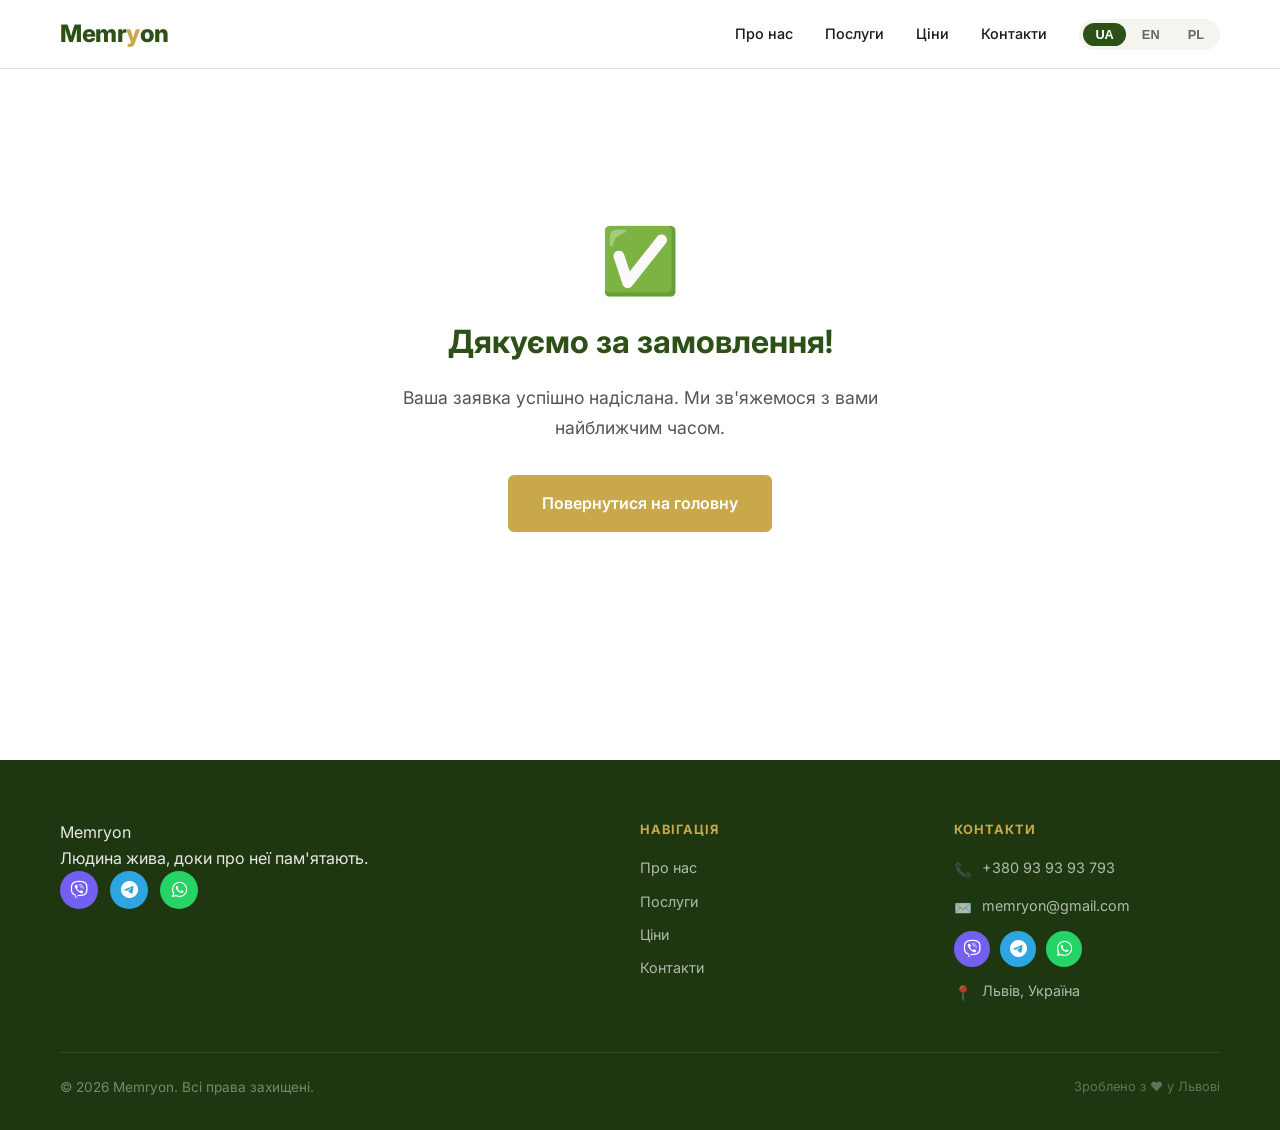
<file: thank-you.html>
<!DOCTYPE html>
<html lang="uk">
<head>
  <meta charset="UTF-8" />
  <meta name="viewport" content="width=device-width, initial-scale=1.0" />

  <title>Дякуємо! | Thank You! | Dziękujemy! — Memryon</title>
  <meta name="robots" content="noindex, nofollow" />

  <!-- Google tag (gtag.js) -->
  <script async src="https://www.googletagmanager.com/gtag/js?id=AW-18053525647"></script>
  <script>
    window.dataLayer = window.dataLayer || [];
    function gtag(){dataLayer.push(arguments);}
    gtag('js', new Date());

    gtag('config', 'AW-18053525647');
  </script>

  <!-- Favicon placeholder — replace with actual favicon files -->
  <link rel="icon" href="data:image/svg+xml,<svg xmlns='http://www.w3.org/2000/svg' viewBox='0 0 100 100'><text y='.9em' font-size='90'>🕊️</text></svg>" />

  <!-- Google Fonts: Inter -->
  <link rel="preconnect" href="https://fonts.googleapis.com" />
  <link rel="preconnect" href="https://fonts.gstatic.com" crossorigin />
  <link
    href="https://fonts.googleapis.com/css2?family=Inter:wght@400;500;600;700;800&display=swap"
    rel="stylesheet"
  />

  <!-- Font Awesome for messenger icons -->
  <link rel="stylesheet" href="https://cdnjs.cloudflare.com/ajax/libs/font-awesome/6.5.0/css/all.min.css"
    integrity="sha512-Avb2QiuDEEvB4bZJYdft2mNjVShBftLdPG8FJ0V7irTLQ8Uo0qcPxh4Plq7G5tGm0rU+1SPhVotteLpBERwTkw=="
    crossorigin="anonymous" referrerpolicy="no-referrer" />

  <!-- Stylesheet -->
  <link rel="stylesheet" href="css/style.css" />

  <style>
    .thankyou-section {
      min-height: calc(100vh - 140px);
      display: flex;
      align-items: center;
      justify-content: center;
      padding: 3rem 1rem;
    }

    .thankyou-card {
      text-align: center;
      max-width: 540px;
      width: 100%;
    }

    .thankyou-icon {
      font-size: 4rem;
      line-height: 1;
      margin-bottom: 1.5rem;
      display: block;
    }

    .thankyou-title {
      font-size: 2rem;
      font-weight: 700;
      color: var(--green);
      margin-bottom: 1rem;
    }

    .thankyou-text {
      font-size: 1.1rem;
      color: #555;
      margin-bottom: 2rem;
      line-height: 1.7;
    }
  </style>
</head>

<body>

  <!-- =====================================================
       HEADER / NAVIGATION
  ====================================================== -->
  <header class="header" role="banner">
    <div class="header__inner">

      <!-- Logo -->
      <a href="index.html" class="header__logo" aria-label="Memryon — на головну">
        Memr<span>y</span>on
      </a>

      <!-- Desktop Navigation -->
      <nav class="header__nav" aria-label="Головна навігація">
        <a href="index.html#about" class="nav__link" data-lang="ua">Про нас</a>
        <a href="index.html#about" class="nav__link" data-lang="en">About</a>
        <a href="index.html#about" class="nav__link" data-lang="pl">O nas</a>

        <a href="index.html#services" class="nav__link" data-lang="ua">Послуги</a>
        <a href="index.html#services" class="nav__link" data-lang="en">Services</a>
        <a href="index.html#services" class="nav__link" data-lang="pl">Usługi</a>

        <a href="index.html#pricing" class="nav__link" data-lang="ua">Ціни</a>
        <a href="index.html#pricing" class="nav__link" data-lang="en">Pricing</a>
        <a href="index.html#pricing" class="nav__link" data-lang="pl">Cennik</a>

        <a href="index.html#contact" class="nav__link" data-lang="ua">Контакти</a>
        <a href="index.html#contact" class="nav__link" data-lang="en">Contact</a>
        <a href="index.html#contact" class="nav__link" data-lang="pl">Kontakt</a>

        <!-- Language switcher -->
        <div class="lang-switcher" role="group" aria-label="Language / Мова / Język">
          <button class="lang-btn" data-lang-btn="ua" aria-label="Українська мова">UA</button>
          <button class="lang-btn" data-lang-btn="en" aria-label="English language">EN</button>
          <button class="lang-btn" data-lang-btn="pl" aria-label="Język polski">PL</button>
        </div>
      </nav>

      <!-- Hamburger (mobile) -->
      <button class="hamburger" aria-label="Відкрити меню" aria-expanded="false" aria-controls="mobile-nav">
        <span></span>
        <span></span>
        <span></span>
      </button>

    </div>
  </header>

  <!-- Mobile Navigation Menu -->
  <nav id="mobile-nav" class="mobile-nav" aria-label="Мобільна навігація">
    <a href="index.html#about" class="nav__link" data-lang="ua">Про нас</a>
    <a href="index.html#about" class="nav__link" data-lang="en">About</a>
    <a href="index.html#about" class="nav__link" data-lang="pl">O nas</a>

    <a href="index.html#services" class="nav__link" data-lang="ua">Послуги</a>
    <a href="index.html#services" class="nav__link" data-lang="en">Services</a>
    <a href="index.html#services" class="nav__link" data-lang="pl">Usługi</a>

    <a href="index.html#pricing" class="nav__link" data-lang="ua">Ціни</a>
    <a href="index.html#pricing" class="nav__link" data-lang="en">Pricing</a>
    <a href="index.html#pricing" class="nav__link" data-lang="pl">Cennik</a>

    <a href="index.html#contact" class="nav__link" data-lang="ua">Контакти</a>
    <a href="index.html#contact" class="nav__link" data-lang="en">Contact</a>
    <a href="index.html#contact" class="nav__link" data-lang="pl">Kontakt</a>

    <div class="lang-switcher" role="group" aria-label="Language / Мова / Język">
      <button class="lang-btn" data-lang-btn="ua">UA</button>
      <button class="lang-btn" data-lang-btn="en">EN</button>
      <button class="lang-btn" data-lang-btn="pl">PL</button>
    </div>
  </nav>

  <main>

    <!-- =====================================================
         THANK-YOU SECTION
    ====================================================== -->
    <section class="thankyou-section">
      <div class="thankyou-card">

        <span class="thankyou-icon" aria-hidden="true">✅</span>

        <h1 class="thankyou-title" data-lang="ua">Дякуємо за замовлення!</h1>
        <h1 class="thankyou-title" data-lang="en">Thank you for your order!</h1>
        <h1 class="thankyou-title" data-lang="pl">Dziękujemy za zamówienie!</h1>

        <p class="thankyou-text" data-lang="ua">Ваша заявка успішно надіслана. Ми зв'яжемося з вами найближчим часом.</p>
        <p class="thankyou-text" data-lang="en">Your request has been successfully sent. We will contact you shortly.</p>
        <p class="thankyou-text" data-lang="pl">Twoje zgłoszenie zostało pomyślnie wysłane. Skontaktujemy się z Tobą wkrótce.</p>

        <a href="index.html" class="btn btn--primary" data-lang="ua">Повернутися на головну</a>
        <a href="index.html" class="btn btn--primary" data-lang="en">Back to homepage</a>
        <a href="index.html" class="btn btn--primary" data-lang="pl">Powrót na stronę główną</a>

      </div>
    </section>

  </main>

  <!-- =====================================================
       FOOTER
  ====================================================== -->
  <footer class="footer" role="contentinfo">
    <div class="container">

      <div class="footer__grid">

        <!-- Brand column -->
        <div>
          <div class="footer__brand">Memr<span>y</span>on</div>
          <p class="footer__tagline" data-lang="ua">Людина жива, доки про неї пам'ятають.</p>
          <p class="footer__tagline" data-lang="en">A person lives as long as they are remembered.</p>
          <p class="footer__tagline" data-lang="pl">Człowiek żyje, dopóki się o nim pamięta.</p>
          <div class="footer__social">
            <a href="viber://chat?number=%2B380939393793" class="social-link" aria-label="Viber">
              <i class="fab fa-viber" aria-hidden="true"></i>
            </a>
            <a href="https://t.me/+380939393793" class="social-link" aria-label="Telegram" rel="noopener noreferrer" target="_blank">
              <i class="fab fa-telegram" aria-hidden="true"></i>
            </a>
            <a href="https://wa.me/380939393793" class="social-link" aria-label="WhatsApp" rel="noopener noreferrer" target="_blank">
              <i class="fab fa-whatsapp" aria-hidden="true"></i>
            </a>
          </div>
        </div>

        <!-- Navigation column -->
        <div>
          <div class="footer__heading" data-lang="ua">Навігація</div>
          <div class="footer__heading" data-lang="en">Navigation</div>
          <div class="footer__heading" data-lang="pl">Nawigacja</div>
          <nav class="footer__links" aria-label="Footer navigation">
            <a href="index.html#about" data-lang="ua">Про нас</a>
            <a href="index.html#about" data-lang="en">About</a>
            <a href="index.html#about" data-lang="pl">O nas</a>
            <a href="index.html#services" data-lang="ua">Послуги</a>
            <a href="index.html#services" data-lang="en">Services</a>
            <a href="index.html#services" data-lang="pl">Usługi</a>
            <a href="index.html#pricing" data-lang="ua">Ціни</a>
            <a href="index.html#pricing" data-lang="en">Pricing</a>
            <a href="index.html#pricing" data-lang="pl">Cennik</a>
            <a href="index.html#contact" data-lang="ua">Контакти</a>
            <a href="index.html#contact" data-lang="en">Contact</a>
            <a href="index.html#contact" data-lang="pl">Kontakt</a>
          </nav>
        </div>

        <!-- Contacts column -->
        <div>
          <div class="footer__heading" data-lang="ua">Контакти</div>
          <div class="footer__heading" data-lang="en">Contacts</div>
          <div class="footer__heading" data-lang="pl">Kontakt</div>
          <div class="footer__contacts">
            <div class="contact-item">
              <span class="icon" aria-hidden="true">📞</span>
              <a href="tel:+380939393793" style="color:inherit;">+380 93 93 93 793</a>
            </div>
            <div class="contact-item">
              <span class="icon" aria-hidden="true">✉️</span>
              <a href="mailto:memryon@gmail.com" style="color:inherit;">memryon@gmail.com</a>
            </div>
            <div class="contact-item">
              <a href="viber://chat?number=%2B380939393793" class="messenger-icon messenger-icon--viber" aria-label="Viber">
                <i class="fab fa-viber" aria-hidden="true"></i>
              </a>
              <a href="https://t.me/+380939393793" class="messenger-icon messenger-icon--telegram" aria-label="Telegram" rel="noopener noreferrer" target="_blank">
                <i class="fab fa-telegram" aria-hidden="true"></i>
              </a>
              <a href="https://wa.me/380939393793" class="messenger-icon messenger-icon--whatsapp" aria-label="WhatsApp" rel="noopener noreferrer" target="_blank">
                <i class="fab fa-whatsapp" aria-hidden="true"></i>
              </a>
            </div>
            <div class="contact-item">
              <span class="icon" aria-hidden="true">📍</span>
              <span data-lang="ua">Львів, Україна</span>
              <span data-lang="en">Lviv, Ukraine</span>
              <span data-lang="pl">Lwów, Ukraina</span>
            </div>
          </div>
        </div>

      </div>

      <div class="footer__bottom">
        <div class="footer__copy">
          <span data-lang="ua">© 2026 Memryon. Всі права захищені.</span>
          <span data-lang="en">© 2026 Memryon. All rights reserved.</span>
          <span data-lang="pl">© 2026 Memryon. Wszelkie prawa zastrzeżone.</span>
        </div>
        <div class="footer__made" data-lang="ua">Зроблено з ❤️ у Львові</div>
        <div class="footer__made" data-lang="en">Made with ❤️ in Lviv</div>
        <div class="footer__made" data-lang="pl">Zrobione z ❤️ we Lwowie</div>
      </div>
    </div>
  </footer>

  <!-- JavaScript -->
  <script src="js/main.js"></script>

</body>
</html>
</file>
<file: css/style.css>
/* ==========================================================================
   Memryon — Grave Care Service Landing Page
   Style: Modern Minimalism, mobile-first
   Colors:
     Primary:    #2D5016 (dark green)
     Background: #FFFFFF / #F5F5F0 (light grey)
     Accent:     #C9A84C (gold)
     Text:       #1A1A1A
   ========================================================================== */

/* ---------- Reset & Base ---------- */
*, *::before, *::after {
  box-sizing: border-box;
  margin: 0;
  padding: 0;
}

html {
  scroll-behavior: smooth;
  font-size: 16px;
}

body {
  font-family: 'Inter', sans-serif;
  color: #1A1A1A;
  background: #FFFFFF;
  line-height: 1.6;
  overflow-x: hidden;
}

img {
  max-width: 100%;
  display: block;
}

a {
  text-decoration: none;
  color: inherit;
}

ul {
  list-style: none;
}

/* ---------- CSS Custom Properties ---------- */
:root {
  --green: #2D5016;
  --green-light: #3d6b1f;
  --green-dark: #1e3710;
  --gold: #C9A84C;
  --gold-light: #d4b46a;
  --bg: #FFFFFF;
  --bg-alt: #F5F5F0;
  --text: #1A1A1A;
  --text-muted: #666666;
  --border: #E0E0D8;
  --shadow: 0 4px 24px rgba(45, 80, 22, 0.10);
  --shadow-hover: 0 8px 32px rgba(45, 80, 22, 0.18);
  --radius: 12px;
  --radius-sm: 6px;
  --transition: 0.3s ease;
  --max-width: 1200px;
  --section-pad: 80px 20px;
}

/* ---------- Scroll Animation Utility ---------- */
.reveal {
  opacity: 0;
  transform: translateY(32px);
  transition: opacity 0.7s ease, transform 0.7s ease;
}

.reveal.visible {
  opacity: 1;
  transform: translateY(0);
}

.reveal-left {
  opacity: 0;
  transform: translateX(-32px);
  transition: opacity 0.7s ease, transform 0.7s ease;
}

.reveal-left.visible {
  opacity: 1;
  transform: translateX(0);
}

.reveal-right {
  opacity: 0;
  transform: translateX(32px);
  transition: opacity 0.7s ease, transform 0.7s ease;
}

.reveal-right.visible {
  opacity: 1;
  transform: translateX(0);
}

/* Stagger delay helpers */
.delay-1 { transition-delay: 0.1s; }
.delay-2 { transition-delay: 0.2s; }
.delay-3 { transition-delay: 0.3s; }
.delay-4 { transition-delay: 0.4s; }
.delay-5 { transition-delay: 0.5s; }
.delay-6 { transition-delay: 0.6s; }

/* ---------- Container ---------- */
.container {
  max-width: var(--max-width);
  margin: 0 auto;
  padding: 0 20px;
}

/* ---------- Section Common ---------- */
.section {
  padding: var(--section-pad);
}

.section--alt {
  background: var(--bg-alt);
}

.section-title {
  font-size: clamp(1.6rem, 4vw, 2.2rem);
  font-weight: 700;
  color: var(--green);
  text-align: center;
  margin-bottom: 12px;
  line-height: 1.3;
}

.section-subtitle {
  font-size: 1.05rem;
  color: var(--text-muted);
  text-align: center;
  max-width: 600px;
  margin: 0 auto 48px;
}

.gold-line {
  display: block;
  width: 60px;
  height: 3px;
  background: var(--gold);
  margin: 16px auto 0;
  border-radius: 2px;
}

/* ---------- Buttons ---------- */
.btn {
  display: inline-block;
  padding: 14px 32px;
  border-radius: var(--radius-sm);
  font-size: 1rem;
  font-weight: 600;
  cursor: pointer;
  transition: background var(--transition), color var(--transition),
              transform var(--transition), box-shadow var(--transition);
  border: 2px solid transparent;
}

.btn--primary {
  background: var(--gold);
  color: #fff;
  border-color: var(--gold);
}

.btn--primary:hover,
.btn--primary:focus {
  background: var(--gold-light);
  border-color: var(--gold-light);
  transform: translateY(-2px);
  box-shadow: 0 6px 20px rgba(201, 168, 76, 0.4);
}

.btn--outline {
  background: transparent;
  color: var(--green);
  border-color: var(--green);
}

.btn--outline:hover,
.btn--outline:focus {
  background: var(--green);
  color: #fff;
  transform: translateY(-2px);
  box-shadow: var(--shadow-hover);
}

.btn--sm {
  padding: 10px 24px;
  font-size: 0.9rem;
}

/* ---------- HEADER / NAVIGATION ---------- */
.header {
  position: fixed;
  top: 0;
  left: 0;
  right: 0;
  z-index: 1000;
  background: rgba(255, 255, 255, 0.97);
  backdrop-filter: blur(10px);
  border-bottom: 1px solid var(--border);
  transition: box-shadow var(--transition);
}

.header.scrolled {
  box-shadow: 0 2px 20px rgba(0,0,0,0.08);
}

.header__inner {
  max-width: var(--max-width);
  margin: 0 auto;
  padding: 0 20px;
  display: flex;
  align-items: center;
  justify-content: space-between;
  height: 68px;
}

.header__logo {
  font-size: 1.5rem;
  font-weight: 800;
  color: var(--green);
  letter-spacing: -0.5px;
}

.header__logo span {
  color: var(--gold);
}

.header__nav {
  display: flex;
  align-items: center;
  gap: 32px;
}

.nav__link {
  font-size: 0.9rem;
  font-weight: 500;
  color: var(--text);
  transition: color var(--transition);
  position: relative;
}

.nav__link::after {
  content: '';
  position: absolute;
  bottom: -4px;
  left: 0;
  width: 0;
  height: 2px;
  background: var(--gold);
  transition: width var(--transition);
}

.nav__link:hover {
  color: var(--green);
}

.nav__link:hover::after {
  width: 100%;
}

/* Language switcher */
.lang-switcher {
  display: flex;
  align-items: center;
  gap: 4px;
  background: var(--bg-alt);
  border-radius: 20px;
  padding: 4px;
}

.lang-btn {
  background: none;
  border: none;
  padding: 4px 12px;
  border-radius: 16px;
  font-size: 0.8rem;
  font-weight: 600;
  cursor: pointer;
  color: var(--text-muted);
  transition: background var(--transition), color var(--transition);
}

.lang-btn.active {
  background: var(--green);
  color: #fff;
}

.lang-btn:hover:not(.active) {
  color: var(--green);
}

/* Hamburger */
.hamburger {
  display: none;
  flex-direction: column;
  gap: 5px;
  cursor: pointer;
  padding: 4px;
  background: none;
  border: none;
}

.hamburger span {
  display: block;
  width: 24px;
  height: 2px;
  background: var(--green);
  border-radius: 2px;
  transition: transform var(--transition), opacity var(--transition);
}

.hamburger.open span:nth-child(1) {
  transform: translateY(7px) rotate(45deg);
}

.hamburger.open span:nth-child(2) {
  opacity: 0;
}

.hamburger.open span:nth-child(3) {
  transform: translateY(-7px) rotate(-45deg);
}

/* Mobile nav */
.mobile-nav {
  display: none;
  position: fixed;
  top: 68px;
  left: 0;
  right: 0;
  background: #fff;
  padding: 24px 20px 32px;
  border-bottom: 1px solid var(--border);
  box-shadow: 0 8px 32px rgba(0,0,0,0.1);
  z-index: 999;
  flex-direction: column;
  gap: 0;
}

.mobile-nav.open {
  display: flex;
}

.mobile-nav .nav__link {
  font-size: 1.05rem;
  padding: 14px 0;
  border-bottom: 1px solid var(--border);
  display: block;
}

.mobile-nav .nav__link:last-child {
  border-bottom: none;
}

.mobile-nav .lang-switcher {
  margin-top: 20px;
  align-self: flex-start;
}

/* ---------- HERO SECTION ---------- */
.hero {
  padding-top: 68px;
  min-height: 100vh;
  display: flex;
  align-items: center;
  background: linear-gradient(135deg, #f0f4ec 0%, #ffffff 40%, #faf8f2 100%);
  position: relative;
  overflow: hidden;
}

.hero::before {
  content: '';
  position: absolute;
  top: -50%;
  right: -20%;
  width: 60%;
  height: 200%;
  background: radial-gradient(ellipse, rgba(45,80,22,0.05) 0%, transparent 70%);
  pointer-events: none;
}

.hero::after {
  content: '';
  position: absolute;
  bottom: 0;
  left: 0;
  right: 0;
  height: 120px;
  background: linear-gradient(to bottom, transparent, rgba(245,245,240,0.3));
  pointer-events: none;
}

.hero__inner {
  max-width: var(--max-width);
  margin: 0 auto;
  padding: 60px 20px;
  display: grid;
  grid-template-columns: 1fr 1fr;
  gap: 60px;
  align-items: center;
  position: relative;
  z-index: 1;
}

.hero__badge {
  display: inline-block;
  background: rgba(201, 168, 76, 0.15);
  color: var(--gold);
  border: 1px solid rgba(201, 168, 76, 0.3);
  padding: 6px 16px;
  border-radius: 20px;
  font-size: 0.82rem;
  font-weight: 600;
  letter-spacing: 0.5px;
  text-transform: uppercase;
  margin-bottom: 20px;
}

.hero__title {
  font-size: clamp(2rem, 5vw, 3.2rem);
  font-weight: 800;
  color: var(--green);
  line-height: 1.2;
  margin-bottom: 20px;
  letter-spacing: -0.5px;
}

.hero__subtitle {
  font-size: clamp(1rem, 2vw, 1.2rem);
  color: var(--text-muted);
  margin-bottom: 36px;
  max-width: 480px;
}

.hero__cta {
  display: flex;
  gap: 16px;
  flex-wrap: wrap;
  align-items: center;
}

.hero__visual {
  display: flex;
  justify-content: center;
  align-items: center;
}

.hero__icon-block {
  width: 340px;
  height: 340px;
  border-radius: 50%;
  background: linear-gradient(145deg, rgba(45,80,22,0.08), rgba(201,168,76,0.08));
  border: 2px dashed rgba(45,80,22,0.15);
  display: flex;
  flex-direction: column;
  align-items: center;
  justify-content: center;
  gap: 12px;
  position: relative;
}

.hero__icon-block .big-icon {
  font-size: 5rem;
  line-height: 1;
}

.hero__icon-block .tagline {
  font-size: 1rem;
  color: var(--green);
  font-weight: 600;
  text-align: center;
  padding: 0 20px;
}

/* Floating badge on hero visual */
.hero__float-badge {
  position: absolute;
  background: #fff;
  border-radius: var(--radius);
  padding: 12px 16px;
  box-shadow: var(--shadow);
  display: flex;
  align-items: center;
  gap: 8px;
  font-size: 0.82rem;
  font-weight: 600;
  color: var(--green);
  white-space: nowrap;
}

.hero__float-badge--tl {
  top: 20px;
  left: -20px;
}

.hero__float-badge--br {
  bottom: 20px;
  right: -20px;
}

.hero__float-badge .dot {
  width: 8px;
  height: 8px;
  border-radius: 50%;
  background: var(--gold);
  flex-shrink: 0;
}

/* ---------- ABOUT SECTION ---------- */
.about__grid {
  display: grid;
  grid-template-columns: 1fr 1fr;
  gap: 60px;
  align-items: start;
}

.about__text p {
  color: var(--text-muted);
  margin-bottom: 16px;
  font-size: 1rem;
  line-height: 1.8;
}

.about__text p:last-child {
  margin-bottom: 0;
}

.about__values {
  display: grid;
  grid-template-columns: 1fr 1fr;
  gap: 16px;
}

.value-card {
  background: var(--bg);
  border: 1px solid var(--border);
  border-radius: var(--radius);
  padding: 24px 20px;
  text-align: center;
  transition: transform var(--transition), box-shadow var(--transition);
}

.value-card:hover {
  transform: translateY(-4px);
  box-shadow: var(--shadow);
}

.value-card__icon {
  font-size: 2rem;
  margin-bottom: 8px;
  display: block;
}

.value-card__title {
  font-size: 0.95rem;
  font-weight: 700;
  color: var(--green);
  margin-bottom: 4px;
}

.value-card__sub {
  font-size: 0.8rem;
  color: var(--text-muted);
}

/* ---------- SERVICES SECTION ---------- */
.services__grid {
  display: grid;
  grid-template-columns: repeat(3, 1fr);
  gap: 24px;
}

.service-card {
  background: var(--bg);
  border: 1px solid var(--border);
  border-radius: var(--radius);
  padding: 32px 24px;
  transition: transform var(--transition), box-shadow var(--transition),
              border-color var(--transition);
}

.service-card:hover {
  transform: translateY(-6px);
  box-shadow: var(--shadow-hover);
  border-color: var(--gold);
}

.service-card__icon {
  font-size: 2.4rem;
  margin-bottom: 16px;
  display: block;
}

.service-card__title {
  font-size: 1.05rem;
  font-weight: 700;
  color: var(--green);
  margin-bottom: 8px;
}

.service-card__desc {
  font-size: 0.9rem;
  color: var(--text-muted);
  line-height: 1.6;
}

/* ---------- HOW IT WORKS ---------- */
.steps {
  display: grid;
  grid-template-columns: repeat(4, 1fr);
  gap: 32px;
  position: relative;
}

.steps::before {
  content: '';
  position: absolute;
  top: 36px;
  left: calc(12.5% + 20px);
  right: calc(12.5% + 20px);
  height: 2px;
  background: linear-gradient(to right, var(--gold), var(--green));
  opacity: 0.3;
}

.step {
  text-align: center;
  position: relative;
  z-index: 1;
}

.step__num {
  width: 72px;
  height: 72px;
  border-radius: 50%;
  background: linear-gradient(135deg, var(--green), var(--green-light));
  color: #fff;
  display: flex;
  align-items: center;
  justify-content: center;
  margin: 0 auto 16px;
  font-size: 1.8rem;
  box-shadow: 0 4px 16px rgba(45,80,22,0.25);
}

.step__title {
  font-size: 0.95rem;
  font-weight: 700;
  color: var(--green);
  margin-bottom: 8px;
}

.step__desc {
  font-size: 0.85rem;
  color: var(--text-muted);
  line-height: 1.5;
}

/* ---------- PRICING SECTION ---------- */
.pricing__grid {
  display: grid;
  grid-template-columns: repeat(3, 1fr);
  gap: 24px;
  align-items: start;
}

.price-card {
  background: var(--bg);
  border: 2px solid var(--border);
  border-radius: var(--radius);
  padding: 36px 28px;
  position: relative;
  transition: transform var(--transition), box-shadow var(--transition);
  display: flex;
  flex-direction: column;
}

.price-card:hover {
  transform: translateY(-6px);
  box-shadow: var(--shadow-hover);
}

.price-card--popular {
  border-color: var(--gold);
  transform: scale(1.04);
  box-shadow: var(--shadow-hover);
}

.price-card--popular:hover {
  transform: scale(1.04) translateY(-6px);
}

.popular-badge {
  position: absolute;
  top: -14px;
  left: 50%;
  transform: translateX(-50%);
  background: var(--gold);
  color: #fff;
  font-size: 0.78rem;
  font-weight: 700;
  padding: 4px 16px;
  border-radius: 20px;
  white-space: nowrap;
  letter-spacing: 0.5px;
  text-transform: uppercase;
}

.price-card__name {
  font-size: 1.1rem;
  font-weight: 700;
  color: var(--green);
  margin-bottom: 8px;
}

.price-card__price {
  font-size: 2.4rem;
  font-weight: 800;
  color: var(--text);
  margin-bottom: 4px;
  letter-spacing: -1px;
}

.price-card__currency {
  font-size: 1.1rem;
  font-weight: 400;
  color: var(--text-muted);
}

.price-card__period {
  font-size: 0.85rem;
  color: var(--text-muted);
  margin-bottom: 24px;
}

.price-card__divider {
  height: 1px;
  background: var(--border);
  margin-bottom: 20px;
}

.price-card__features {
  flex: 1;
  margin-bottom: 28px;
}

.price-card__features li {
  display: flex;
  align-items: flex-start;
  gap: 8px;
  font-size: 0.9rem;
  color: var(--text);
  margin-bottom: 10px;
  line-height: 1.4;
}

.price-card__features li::before {
  content: '✓';
  color: var(--gold);
  font-weight: 700;
  flex-shrink: 0;
  margin-top: 1px;
}

.price-card .btn {
  width: 100%;
  text-align: center;
}

/* ---------- COVERAGE SECTION ---------- */
.coverage__inner {
  max-width: 800px;
  margin: 0 auto;
  text-align: center;
}

.cemetery-list {
  display: grid;
  grid-template-columns: repeat(2, 1fr);
  gap: 12px;
  margin-bottom: 32px;
  text-align: left;
}

.cemetery-item {
  background: var(--bg);
  border: 1px solid var(--border);
  border-radius: var(--radius-sm);
  padding: 16px 20px;
  display: flex;
  align-items: center;
  gap: 12px;
  font-size: 0.95rem;
  font-weight: 500;
  color: var(--text);
  transition: border-color var(--transition), transform var(--transition);
}

.cemetery-item:hover {
  border-color: var(--gold);
  transform: translateX(4px);
}

.cemetery-item .icon {
  font-size: 1.4rem;
  flex-shrink: 0;
}

.coverage__note {
  background: linear-gradient(135deg, rgba(45,80,22,0.06), rgba(201,168,76,0.06));
  border: 1px solid rgba(201,168,76,0.3);
  border-radius: var(--radius);
  padding: 20px 28px;
  font-size: 0.95rem;
  color: var(--green);
  font-weight: 500;
}

/* ---------- CONTACT FORM SECTION ---------- */
.contact__inner {
  max-width: 700px;
  margin: 0 auto;
}

.contact__form {
  background: var(--bg);
  border: 1px solid var(--border);
  border-radius: var(--radius);
  padding: 40px;
  box-shadow: var(--shadow);
}

.form__grid {
  display: grid;
  grid-template-columns: 1fr 1fr;
  gap: 20px;
}

.form__field {
  display: flex;
  flex-direction: column;
  gap: 8px;
}

.form__field--full {
  grid-column: 1 / -1;
}

.form__label {
  font-size: 0.85rem;
  font-weight: 600;
  color: var(--text);
}

.form__label .required {
  color: #c0392b;
  margin-left: 2px;
}

.form__input,
.form__select,
.form__textarea {
  padding: 12px 16px;
  border: 1.5px solid var(--border);
  border-radius: var(--radius-sm);
  font-family: 'Inter', sans-serif;
  font-size: 0.95rem;
  color: var(--text);
  background: var(--bg);
  transition: border-color var(--transition), box-shadow var(--transition);
  outline: none;
  width: 100%;
}

.form__input:focus,
.form__select:focus,
.form__textarea:focus {
  border-color: var(--green);
  box-shadow: 0 0 0 3px rgba(45, 80, 22, 0.1);
}

.form__textarea {
  resize: vertical;
  min-height: 120px;
}

.form__select {
  appearance: none;
  background-image: url("data:image/svg+xml,%3Csvg xmlns='http://www.w3.org/2000/svg' width='12' height='8' fill='none' viewBox='0 0 12 8'%3E%3Cpath d='M1 1l5 5 5-5' stroke='%23666' stroke-width='1.5' stroke-linecap='round' stroke-linejoin='round'/%3E%3C/svg%3E");
  background-repeat: no-repeat;
  background-position: right 14px center;
  padding-right: 40px;
  cursor: pointer;
}

.form__submit {
  width: 100%;
  padding: 16px;
  font-size: 1rem;
  margin-top: 8px;
}

/* Form error message */
.form__error {
  background: #fef2f2;
  border: 1px solid #fca5a5;
  border-radius: var(--radius-sm);
  color: #b91c1c;
  padding: 12px 16px;
  font-size: 0.9rem;
  margin-bottom: 16px;
}

/* Form success message */
.form__success {
  display: none;
  text-align: center;
  padding: 32px;
}

.form__success.show {
  display: block;
}

.form__success .success-icon {
  font-size: 3rem;
  margin-bottom: 16px;
  display: block;
}

.form__success h3 {
  font-size: 1.3rem;
  color: var(--green);
  margin-bottom: 8px;
}

.form__success p {
  color: var(--text-muted);
  font-size: 0.95rem;
}

/* ---------- FOOTER ---------- */
.footer {
  background: var(--green-dark);
  color: #e8e8e4;
  padding: 60px 20px 32px;
}

.footer__inner {
  max-width: var(--max-width);
  margin: 0 auto;
}

.footer__grid {
  display: grid;
  grid-template-columns: 2fr 1fr 1fr;
  gap: 48px;
  margin-bottom: 48px;
}

.footer__logo {
  font-size: 1.6rem;
  font-weight: 800;
  color: #fff;
  margin-bottom: 12px;
}

.footer__logo span {
  color: var(--gold);
}

.footer__desc {
  font-size: 0.9rem;
  color: rgba(255,255,255,0.6);
  line-height: 1.7;
  margin-bottom: 24px;
  max-width: 280px;
}

.footer__social {
  display: flex;
  gap: 12px;
}

.social-link {
  width: 40px;
  height: 40px;
  border-radius: 50%;
  background: rgba(255,255,255,0.1);
  display: flex;
  align-items: center;
  justify-content: center;
  font-size: 1.1rem;
  transition: background var(--transition), transform var(--transition);
}

.social-link:hover {
  background: var(--gold);
  transform: translateY(-3px);
}

.footer__heading {
  font-size: 0.8rem;
  font-weight: 700;
  text-transform: uppercase;
  letter-spacing: 1px;
  color: var(--gold);
  margin-bottom: 16px;
}

.footer__links {
  display: flex;
  flex-direction: column;
  gap: 10px;
}

.footer__links a {
  font-size: 0.9rem;
  color: rgba(255,255,255,0.65);
  transition: color var(--transition);
}

.footer__links a:hover {
  color: var(--gold);
}

.footer__contacts {
  display: flex;
  flex-direction: column;
  gap: 12px;
}

.contact-item {
  display: flex;
  align-items: flex-start;
  gap: 10px;
  font-size: 0.9rem;
  color: rgba(255,255,255,0.65);
}

.contact-item .icon {
  flex-shrink: 0;
  margin-top: 2px;
}

.footer__bottom {
  border-top: 1px solid rgba(255,255,255,0.1);
  padding-top: 24px;
  display: flex;
  align-items: center;
  justify-content: space-between;
  flex-wrap: wrap;
  gap: 12px;
}

.footer__copy {
  font-size: 0.85rem;
  color: rgba(255,255,255,0.4);
}

.footer__made {
  font-size: 0.8rem;
  color: rgba(255,255,255,0.3);
}

/* ---------- RESPONSIVE — Tablet ---------- */
@media (max-width: 1024px) {
  .services__grid {
    grid-template-columns: repeat(2, 1fr);
  }

  .steps {
    grid-template-columns: repeat(2, 1fr);
    gap: 40px;
  }

  .steps::before {
    display: none;
  }

  .footer__grid {
    grid-template-columns: 1fr 1fr;
  }
}

/* ---------- RESPONSIVE — Mobile ---------- */
@media (max-width: 768px) {
  :root {
    --section-pad: 60px 20px;
  }

  /* Header */
  .header__nav {
    display: none;
  }

  .hamburger {
    display: flex;
  }

  /* Hero */
  .hero__inner {
    grid-template-columns: 1fr;
    text-align: center;
    gap: 40px;
    padding: 48px 20px;
  }

  .hero__subtitle {
    margin-left: auto;
    margin-right: auto;
  }

  .hero__cta {
    justify-content: center;
  }

  .hero__visual {
    order: -1;
  }

  .hero__icon-block {
    width: 240px;
    height: 240px;
  }

  .hero__icon-block .big-icon {
    font-size: 3.5rem;
  }

  .hero__float-badge--tl {
    top: -10px;
    left: 0;
  }

  .hero__float-badge--br {
    bottom: -10px;
    right: 0;
  }

  /* About */
  .about__grid {
    grid-template-columns: 1fr;
    gap: 36px;
  }

  /* Services */
  .services__grid {
    grid-template-columns: 1fr;
  }

  /* Steps */
  .steps {
    grid-template-columns: 1fr;
    gap: 32px;
  }

  /* Pricing */
  .pricing__grid {
    grid-template-columns: 1fr;
  }

  .price-card--popular {
    transform: none;
  }

  .price-card--popular:hover {
    transform: translateY(-6px);
  }

  /* Cemetery */
  .cemetery-list {
    grid-template-columns: 1fr;
  }

  /* Form */
  .contact__form {
    padding: 28px 20px;
  }

  .form__grid {
    grid-template-columns: 1fr;
  }

  /* Footer */
  .footer__grid {
    grid-template-columns: 1fr;
    gap: 32px;
  }

  .footer__bottom {
    flex-direction: column;
    text-align: center;
  }
}

/* ---------- Focus Visible for Accessibility ---------- */
:focus-visible {
  outline: 2px solid var(--gold);
  outline-offset: 2px;
}

/* ---------- Reduced Motion ---------- */
@media (prefers-reduced-motion: reduce) {
  .reveal, .reveal-left, .reveal-right {
    opacity: 1;
    transform: none;
    transition: none;
  }

  html {
    scroll-behavior: auto;
  }
}

/* ---------- Messenger Buttons (Contact Section) ---------- */
.messenger-links {
  display: flex;
  flex-wrap: wrap;
  gap: 12px;
  justify-content: center;
  margin: 24px 0 32px;
}

.messenger-btn {
  display: inline-flex;
  align-items: center;
  gap: 8px;
  padding: 10px 22px;
  border-radius: 50px;
  font-size: 0.95rem;
  font-weight: 600;
  text-decoration: none;
  color: #fff;
  transition: opacity var(--transition), transform var(--transition);
}

.messenger-btn:hover {
  opacity: 0.88;
  transform: translateY(-2px);
}

.messenger-btn--viber {
  background: #7360f2;
}

.messenger-btn--telegram {
  background: #2ca5e0;
}

.messenger-btn--whatsapp {
  background: #25d366;
}

.messenger-btn i {
  font-size: 1.15rem;
}

/* ---------- Messenger Icons (Footer) ---------- */
.messenger-footer {
  display: flex;
  gap: 10px;
  align-items: center;
}

.messenger-icon {
  display: inline-flex;
  align-items: center;
  justify-content: center;
  width: 36px;
  height: 36px;
  border-radius: 50%;
  color: #fff;
  font-size: 1.1rem;
  text-decoration: none;
  transition: opacity var(--transition), transform var(--transition);
}

.messenger-icon:hover {
  opacity: 0.85;
  transform: translateY(-2px);
}

.messenger-icon--viber {
  background: #7360f2;
}

.messenger-icon--telegram {
  background: #2ca5e0;
}

.messenger-icon--whatsapp {
  background: #25d366;
}

/* ---------- Social Links (Footer) — Font Awesome ---------- */
.footer__social .social-link {
  display: inline-flex;
  align-items: center;
  justify-content: center;
  width: 38px;
  height: 38px;
  border-radius: 50%;
  text-decoration: none;
  font-size: 1.1rem;
  color: #fff;
  transition: opacity var(--transition), transform var(--transition);
}

.footer__social .social-link[aria-label="Viber"] {
  background: #7360f2;
}

.footer__social .social-link[aria-label="Telegram"] {
  background: #2ca5e0;
}

.footer__social .social-link[aria-label="WhatsApp"] {
  background: #25d366;
}

.footer__social .social-link:hover {
  opacity: 0.85;
  transform: translateY(-2px);
}

/* ---------- Form Radio Buttons ---------- */
.form__fieldset {
  border: none;
  padding: 0;
  margin: 0;
}

.form__fieldset legend.form__label {
  display: block;
  margin-bottom: 10px;
}

.form__radio-group {
  display: flex;
  flex-wrap: wrap;
  gap: 16px;
}

.form__radio-label {
  display: flex;
  align-items: center;
  gap: 8px;
  cursor: pointer;
  font-size: 0.95rem;
  color: var(--text);
}

.form__radio {
  width: 18px;
  height: 18px;
  accent-color: var(--green);
  cursor: pointer;
  flex-shrink: 0;
}
</file>
